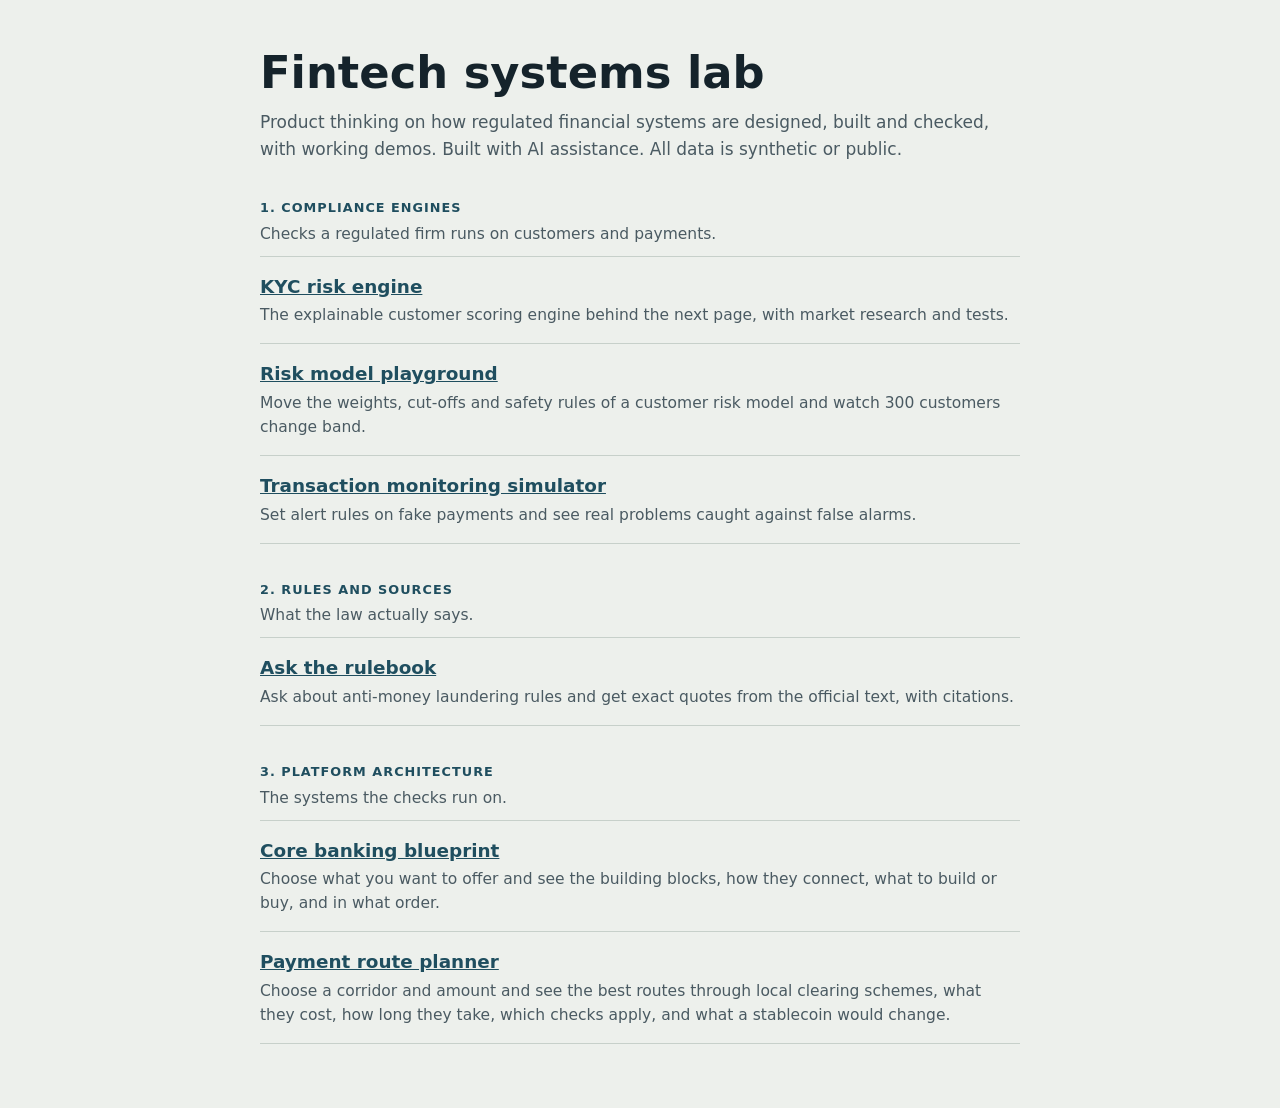
<file: index.html>
<!doctype html>
<html lang="en">
<head>
  <meta charset="utf-8">
  <meta name="viewport" content="width=device-width, initial-scale=1">
  <title>Fintech systems lab</title>
  <meta name="description" content="Product thinking on how regulated financial systems are designed, built and checked, with working demos on synthetic data.">
  <style>
    :root { --paper:#edf0ec; --ink:#15232b; --soft:#4a5a62; --accent:#1f4e5f; --rule:#c7d0ca; color-scheme: light dark; }
    @media (prefers-color-scheme: dark) { :root { --paper:#0f1a20; --ink:#e6ede9; --soft:#a5b4ba; --accent:#7fc4d8; --rule:#2c3f48; } }
    body { margin:0; background:var(--paper); color:var(--ink); font:1.0625rem/1.55 "Segoe UI", system-ui, sans-serif; }
    main { max-width: 760px; margin: 0 auto; padding: 48px 24px 64px; }
    h1 { font-size: clamp(2rem, 5vw, 2.8rem); line-height: 1.1; margin: 0 0 12px; }
    p { color: var(--soft); margin: 0 0 24px; }
    a { color: var(--accent); }
    ul { list-style: none; padding: 0; margin: 0; }
    li { border-top: 1px solid var(--rule); padding: 16px 0; }
    li:last-child { border-bottom: 1px solid var(--rule); }
    li a { font-weight: 700; font-size: 1.15rem; }
    h2 { font-size: 0.8rem; letter-spacing: .08em; text-transform: uppercase; color: var(--accent); margin: 36px 0 4px; }
    h2 + .sub { margin: 0 0 10px; font-size: 0.97rem; }
    li span { display: block; color: var(--soft); font-size: 0.97rem; margin-top: 2px; }
  </style>
</head>
<body>
  <main>
    <h1>Fintech systems lab</h1>
    <p>Product thinking on how regulated financial systems are designed, built and checked, with working demos. Built with AI assistance. All data is synthetic or public.</p>

    <h2>1. Compliance engines</h2>
    <p class="sub">Checks a regulated firm runs on customers and payments.</p>
    <ul>
      <li><a href="kyc-risk-engine/">KYC risk engine</a><span>The explainable customer scoring engine behind the next page, with market research and tests.</span></li>
      <li><a href="risk-model-playground/">Risk model playground</a><span>Move the weights, cut-offs and safety rules of a customer risk model and watch 300 customers change band.</span></li>
      <li><a href="transaction-monitoring-simulator/">Transaction monitoring simulator</a><span>Set alert rules on fake payments and see real problems caught against false alarms.</span></li>
    </ul>

    <h2>2. Rules and sources</h2>
    <p class="sub">What the law actually says.</p>
    <ul>
      <li><a href="ask-the-rulebook/">Ask the rulebook</a><span>Ask about anti-money laundering rules and get exact quotes from the official text, with citations.</span></li>
    </ul>

    <h2>3. Platform architecture</h2>
    <p class="sub">The systems the checks run on.</p>
    <ul>
      <li><a href="core-banking-blueprint/">Core banking blueprint</a><span>Choose what you want to offer and see the building blocks, how they connect, what to build or buy, and in what order.</span></li>
      <li><a href="payment-route-planner/">Payment route planner</a><span>Choose a corridor and amount and see the best routes through local clearing schemes, what they cost, how long they take, which checks apply, and what a stablecoin would change.</span></li>
    </ul>
  </main>
</body>
</html>
</file>
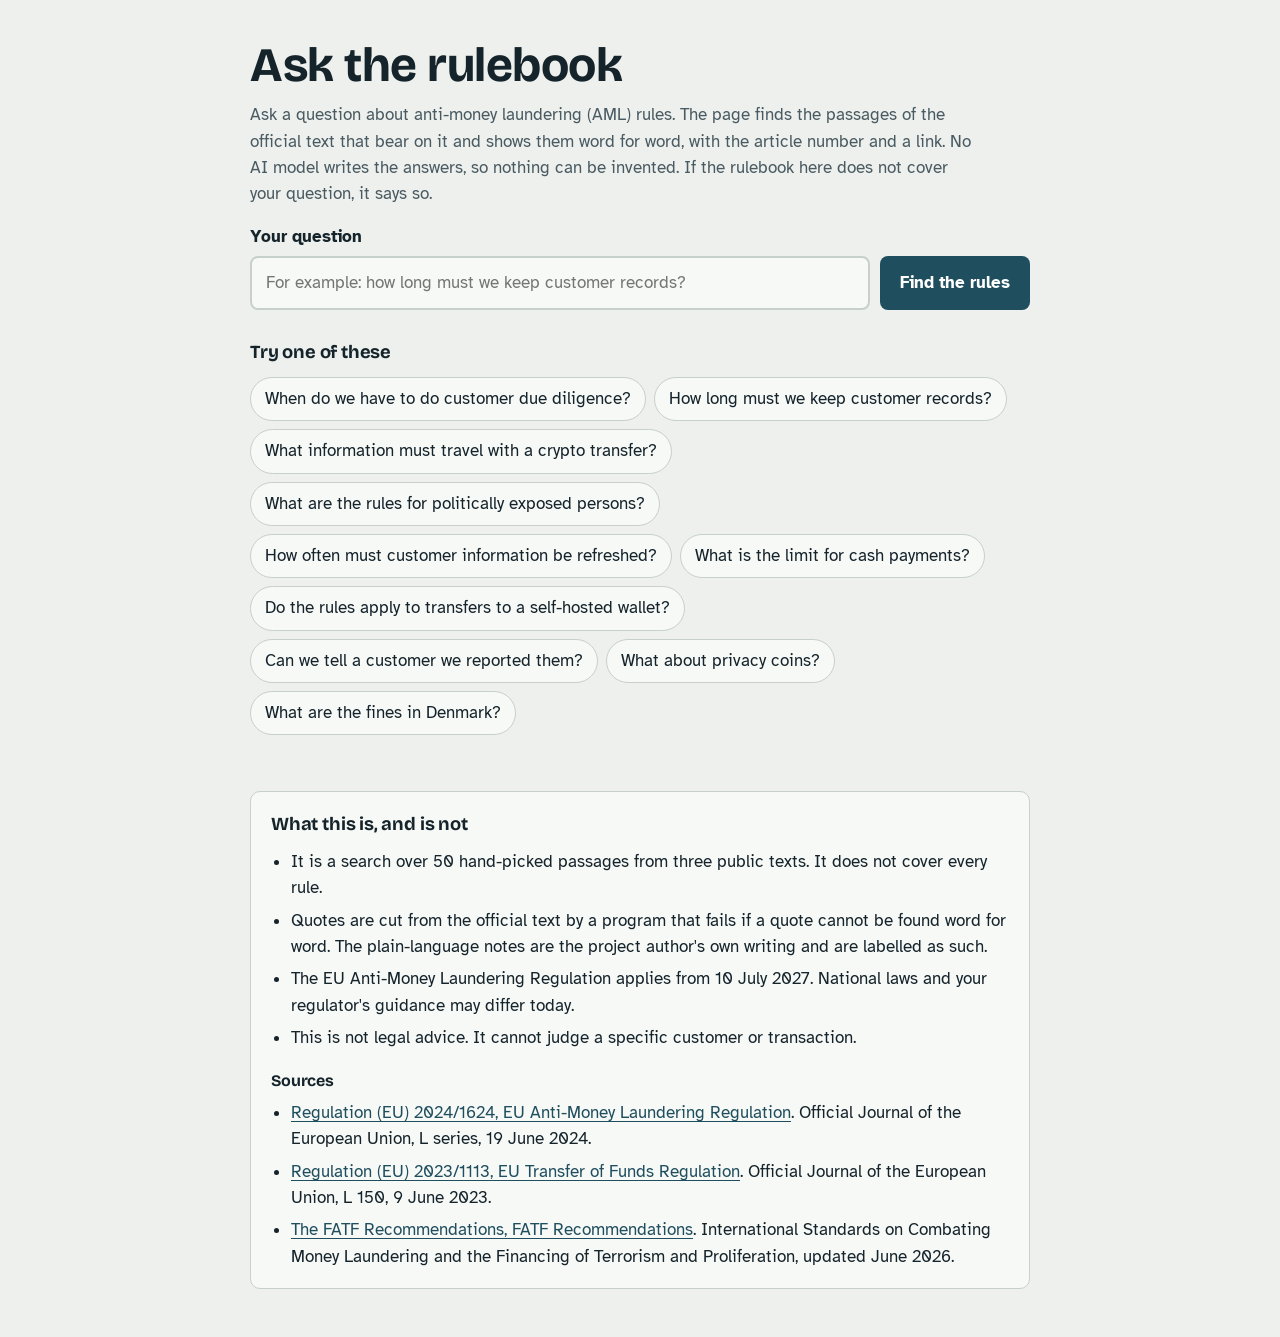
<file: ask-the-rulebook/index.html>
<!doctype html>
<html lang="en">
<head>
  <meta charset="utf-8">
  <meta name="viewport" content="width=device-width, initial-scale=1">
  <title>Ask the rulebook</title>
  <meta name="description" content="Ask a question about EU and international anti-money laundering rules. Every answer is an exact quote from the official text, with a citation and a link. No AI writes the answers.">
  <link rel="preconnect" href="https://fonts.googleapis.com">
  <link rel="preconnect" href="https://fonts.gstatic.com" crossorigin>
  <link rel="stylesheet" href="https://fonts.googleapis.com/css2?family=Atkinson+Hyperlegible:wght@400;700&family=Bricolage+Grotesque:opsz,wght@12..96,500;12..96,700&display=swap">
  <link rel="stylesheet" href="styles.css">
</head>
<body>
  <a class="skip" href="#ask">Skip to the question box</a>

  <header class="masthead">
    <h1>Ask the rulebook</h1>
    <p>Ask a question about anti-money laundering (AML) rules. The page finds the passages of the official text that bear on it and shows them word for word, with the article number and a link. No AI model writes the answers, so nothing can be invented. If the rulebook here does not cover your question, it says so.</p>
  </header>

  <main class="wrap">
    <form id="ask" class="ask" role="search" autocomplete="off">
      <label for="q">Your question</label>
      <div class="ask-row">
        <input id="q" type="text" maxlength="200" placeholder="For example: how long must we keep customer records?">
        <button type="submit">Find the rules</button>
      </div>
    </form>

    <section aria-label="Suggested questions">
      <h2>Try one of these</h2>
      <div id="suggestions" class="chips"></div>
    </section>

    <section id="out" class="out" aria-live="polite" aria-label="Answer"></section>

    <section class="about" aria-label="About this page">
      <h2>What this is, and is not</h2>
      <ul>
        <li>It is a search over <span id="count"></span> hand-picked passages from three public texts. It does not cover every rule.</li>
        <li>Quotes are cut from the official text by a program that fails if a quote cannot be found word for word. The plain-language notes are the project author's own writing and are labelled as such.</li>
        <li>The EU Anti-Money Laundering Regulation applies from 10 July 2027. National laws and your regulator's guidance may differ today.</li>
        <li>This is not legal advice. It cannot judge a specific customer or transaction.</li>
      </ul>
      <h3>Sources</h3>
      <ul id="sources"></ul>
    </section>
  </main>

  <script src="library.js"></script>
  <script src="rulebook.js"></script>
  <script src="app.js"></script>
</body>
</html>
</file>
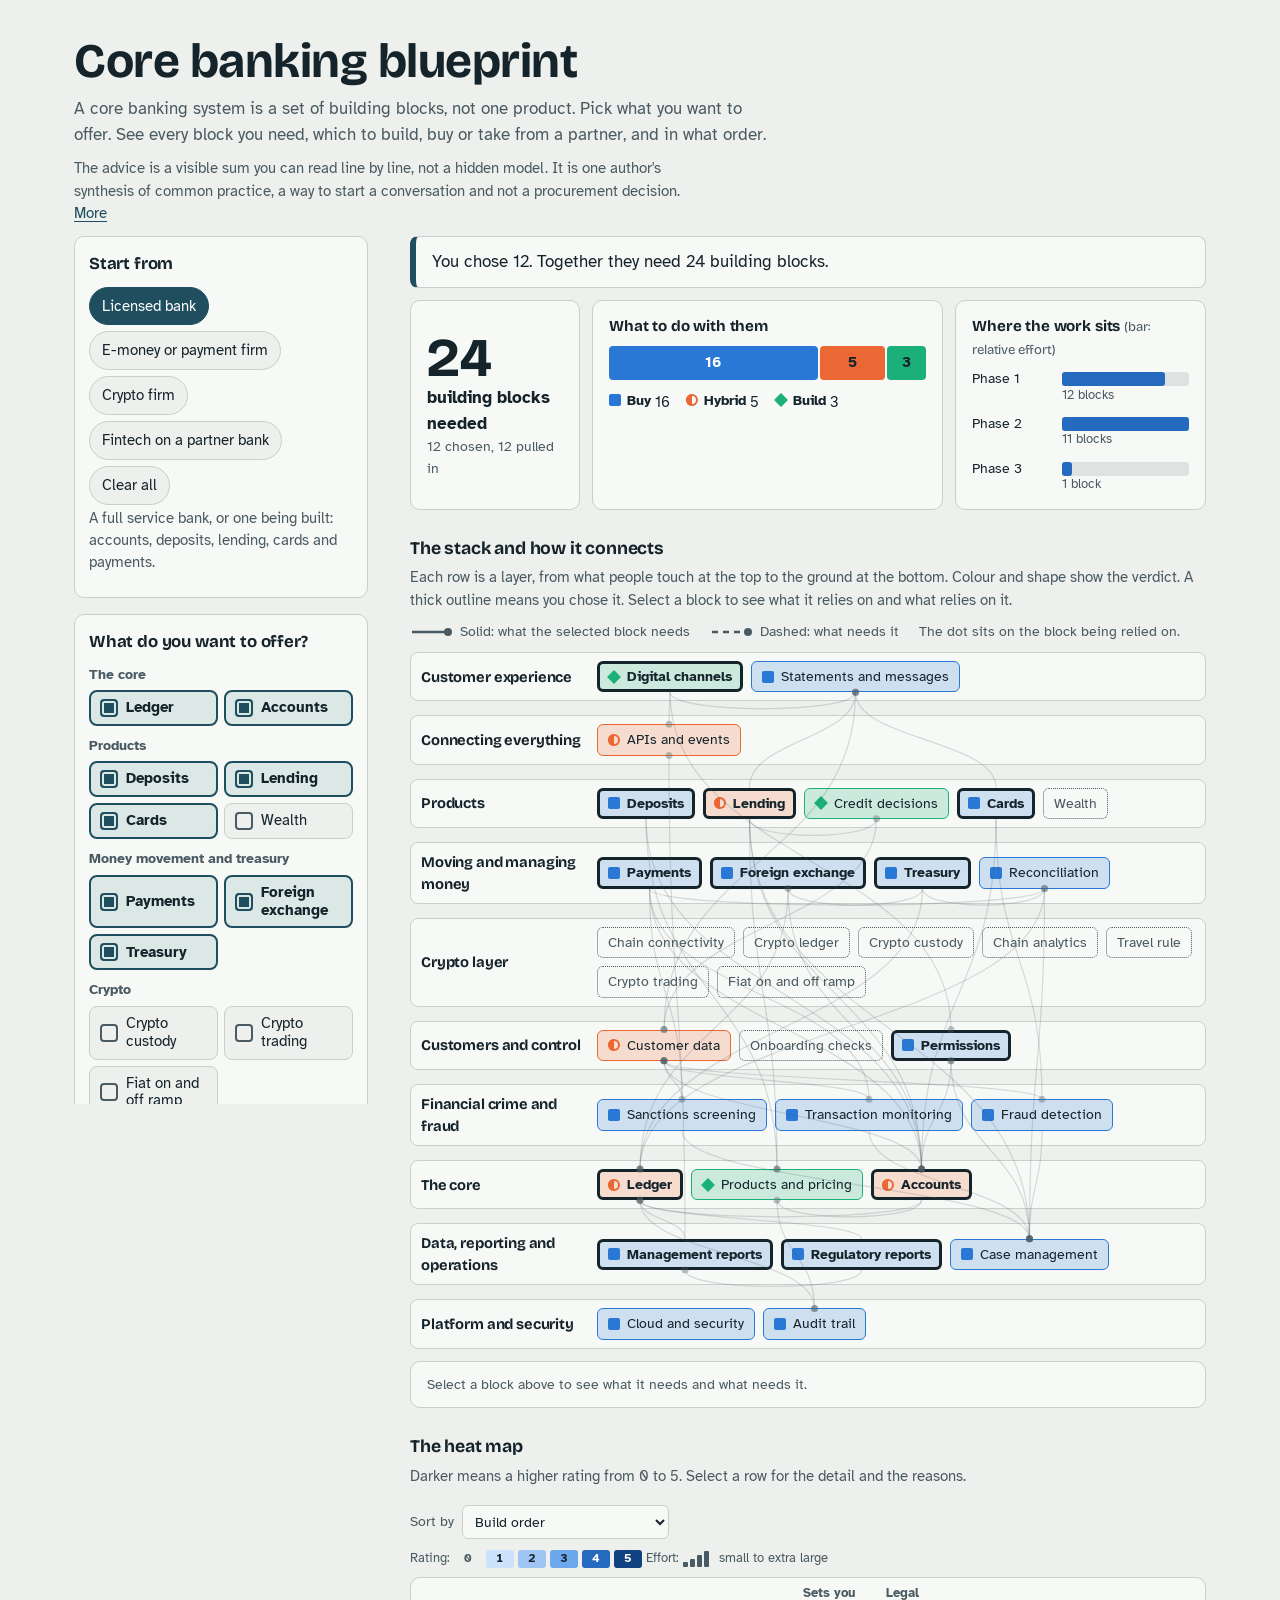
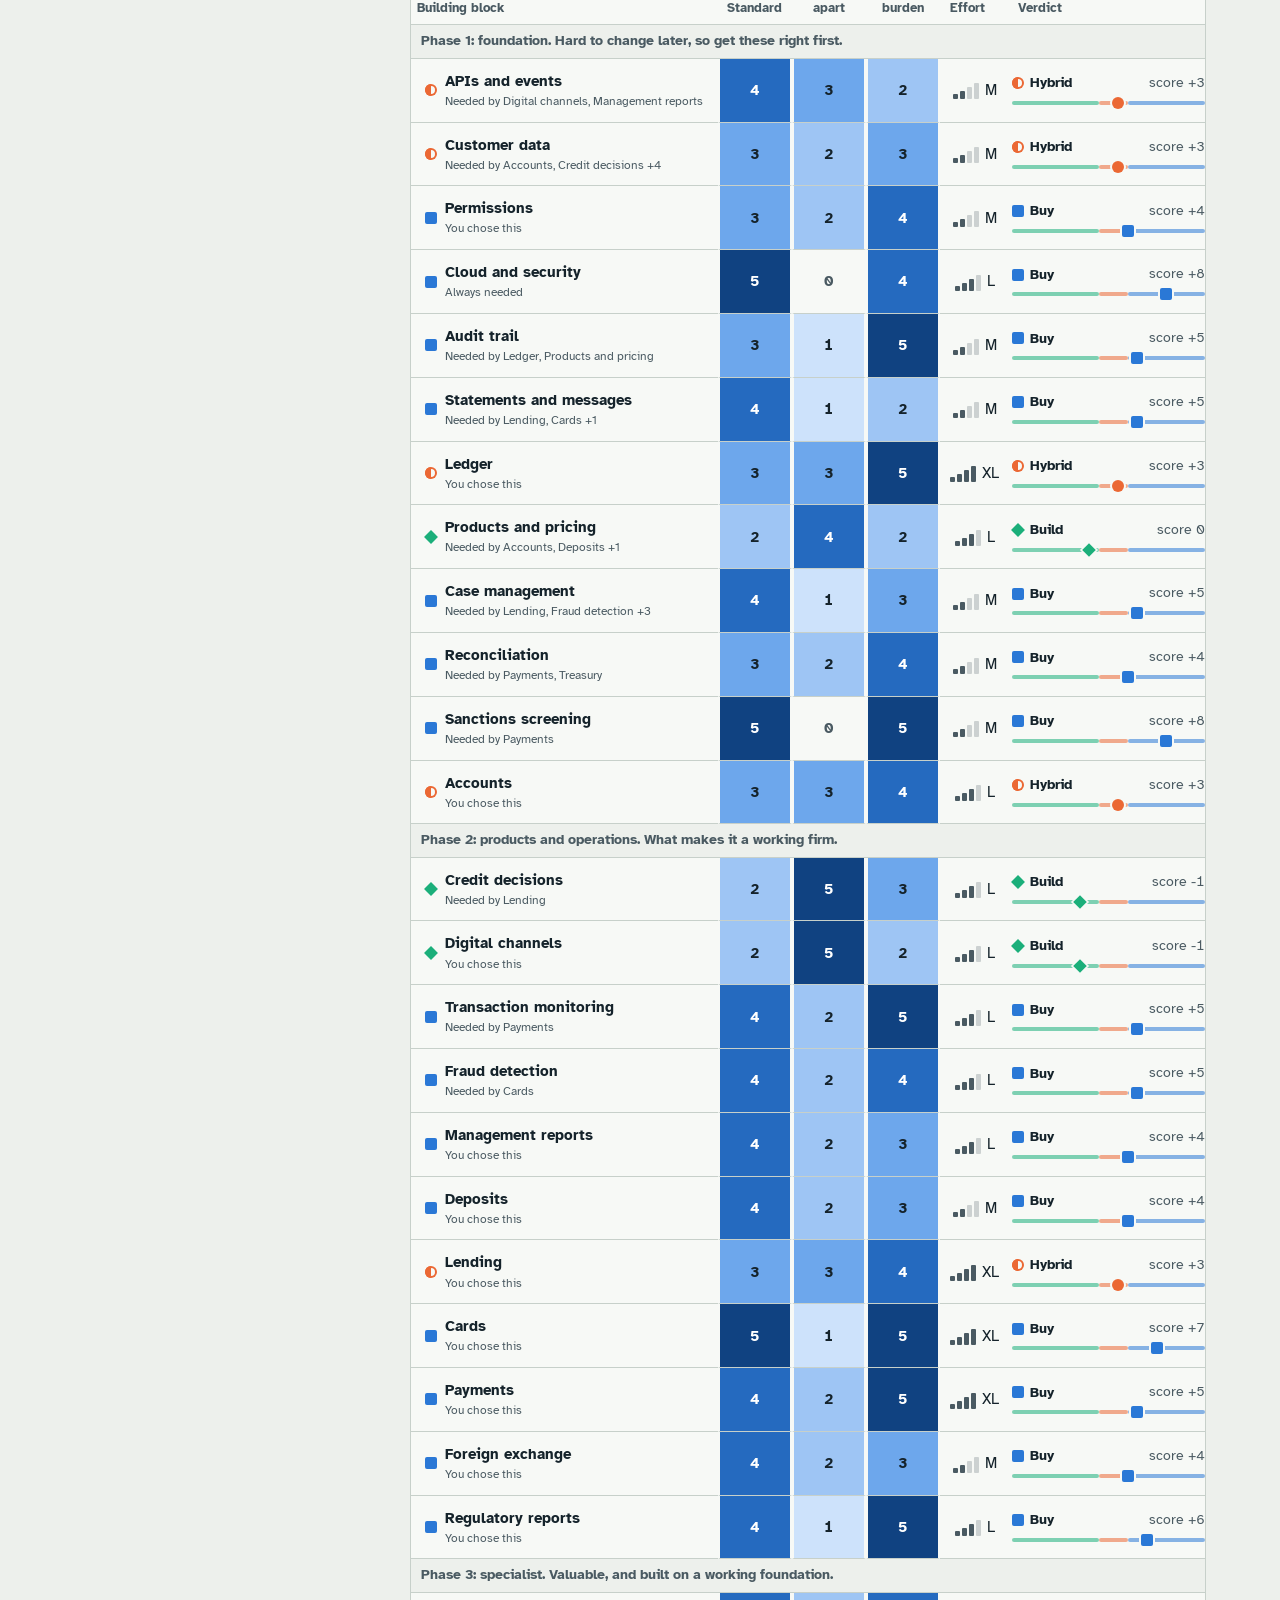
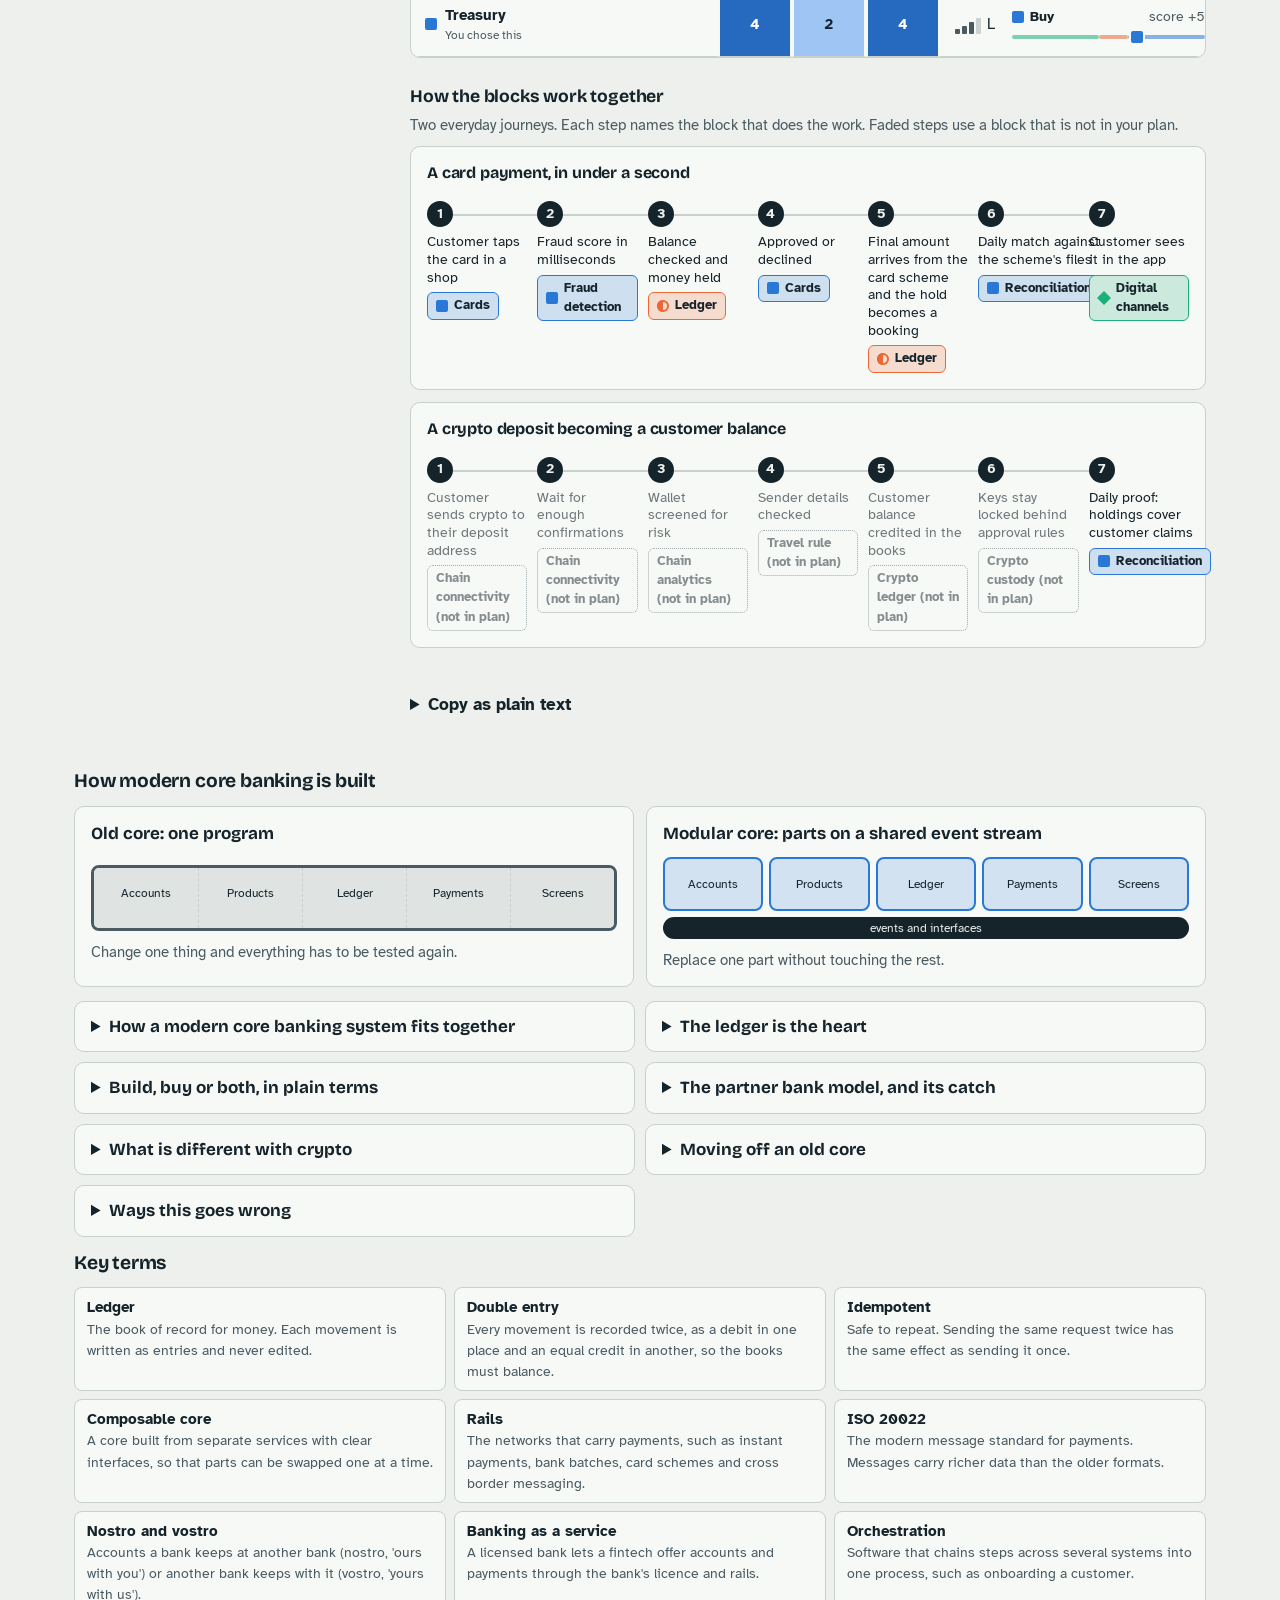
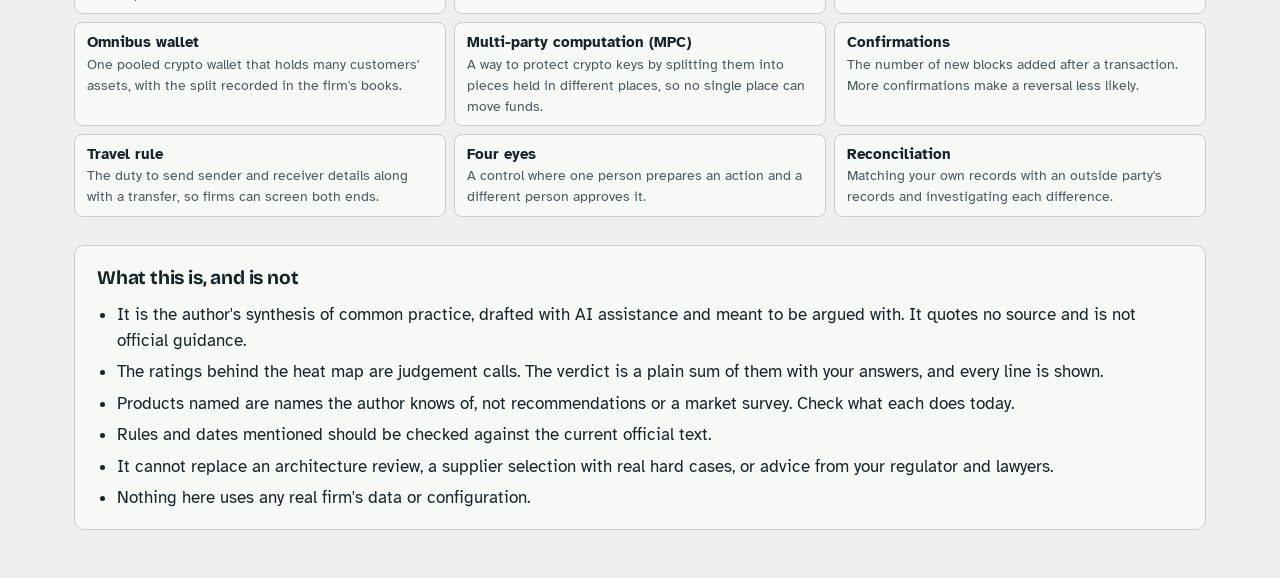
<file: core-banking-blueprint/index.html>
<!doctype html>
<html lang="en">
<head>
  <meta charset="utf-8">
  <meta name="viewport" content="width=device-width, initial-scale=1">
  <title>Core banking blueprint</title>
  <meta name="description" content="Choose what you want to offer, such as accounts, a ledger, loans, cards, payments or crypto custody, and see the building blocks you need as a stack and a heat map, which to build or buy, and in what order.">
  <link rel="preconnect" href="https://fonts.googleapis.com">
  <link rel="preconnect" href="https://fonts.gstatic.com" crossorigin>
  <link rel="stylesheet" href="https://fonts.googleapis.com/css2?family=Atkinson+Hyperlegible:wght@400;700&family=Bricolage+Grotesque:opsz,wght@12..96,500;12..96,700&display=swap">
  <link rel="stylesheet" href="styles.css">
</head>
<body>
  <a class="skip" href="#results-heading">Skip to the results</a>

  <header class="masthead">
    <h1>Core banking blueprint</h1>
    <p>A core banking system is a set of building blocks, not one product. Pick what you want to offer. See every block you need, which to build, buy or take from a partner, and in what order.</p>
    <p class="how">The advice is a visible sum you can read line by line, not a hidden model. It is one author's synthesis of common practice, a way to start a conversation and not a procurement decision. <a href="#about">More</a></p>
  </header>

  <div class="layout">
    <aside class="controls" aria-label="Your choices">
      <section class="group">
        <h2>Start from</h2>
        <div id="presets" class="presets"></div>
        <p id="preset-note" class="hint"></p>
      </section>
      <section class="group">
        <h2>What do you want to offer?</h2>
        <div id="wants"></div>
      </section>
      <section class="group">
        <h2>Your situation</h2>
        <div id="situation"></div>
      </section>
    </aside>

    <main class="results">
      <h2 id="results-heading" class="sr-only">Results</h2>

      <section class="summary" aria-label="Summary">
        <p id="headline" class="headline" aria-live="polite"></p>
        <div class="kpis">
          <div class="kpi hero">
            <span id="kpi-total" class="big">0</span>
            <span class="kpi-label">building blocks needed</span>
            <span id="kpi-chosen" class="kpi-sub"></span>
          </div>
          <div class="kpi">
            <h3>What to do with them</h3>
            <div id="verdict-bar" class="vbar" role="img"></div>
            <ul id="verdict-legend" class="vlegend"></ul>
          </div>
          <div class="kpi">
            <h3>Where the work sits <span class="note">(bar: relative effort)</span></h3>
            <div id="phase-bars" class="pbars"></div>
          </div>
        </div>
      </section>

      <section aria-label="The stack and how it connects">
        <h3>The stack and how it connects</h3>
        <p class="hint">Each row is a layer, from what people touch at the top to the ground at the bottom. Colour and shape show the verdict. A thick outline means you chose it. Select a block to see what it relies on and what relies on it.</p>
        <div class="edge-legend" id="edge-legend"></div>
        <div id="map" class="map"></div>
        <div id="sel" class="sel" aria-live="polite"></div>
      </section>

      <section aria-label="Heat map">
        <div class="heat-head">
          <div>
            <h3>The heat map</h3>
            <p class="hint">Darker means a higher rating from 0 to 5. Select a row for the detail and the reasons.</p>
          </div>
          <label class="sortbox">Sort by
            <select id="sort">
              <option value="phase">Build order</option>
              <option value="verdict">Most to buy first</option>
              <option value="apart">Most likely to set you apart</option>
              <option value="legal">Heaviest legal burden</option>
            </select>
          </label>
        </div>
        <div class="ramp-legend" id="ramp-legend"></div>
        <div class="scroll"><table id="heat" class="heat"></table></div>
      </section>

      <section aria-label="Walk throughs">
        <h3>How the blocks work together</h3>
        <p class="hint">Two everyday journeys. Each step names the block that does the work. Faded steps use a block that is not in your plan.</p>
        <div id="flows"></div>
      </section>

      <section aria-label="Plain text version">
        <details class="export">
          <summary>Copy as plain text</summary>
          <textarea id="export" readonly rows="14" aria-label="Plain text version of your plan"></textarea>
          <p><button id="copy" type="button">Copy</button> <span id="copy-status" role="status"></span></p>
        </details>
      </section>
    </main>
  </div>

  <section class="notes wrapper" aria-label="Market practice notes">
    <h2>How modern core banking is built</h2>
    <div class="vs" aria-label="An old core compared with a modular core">
      <figure class="vs-card">
        <figcaption>Old core: one program</figcaption>
        <div class="mono"><span>Accounts</span><span>Products</span><span>Ledger</span><span>Payments</span><span>Screens</span></div>
        <p>Change one thing and everything has to be tested again.</p>
      </figure>
      <figure class="vs-card">
        <figcaption>Modular core: parts on a shared event stream</figcaption>
        <div class="mod">
          <span>Accounts</span><span>Products</span><span>Ledger</span><span>Payments</span><span>Screens</span>
          <i class="bus">events and interfaces</i>
        </div>
        <p>Replace one part without touching the rest.</p>
      </figure>
    </div>
    <div id="notes" class="note-grid"></div>
    <h2>Key terms</h2>
    <dl id="glossary" class="glossary"></dl>
  </section>

  <section id="about" class="about wrapper" aria-label="About this page">
    <h2>What this is, and is not</h2>
    <ul>
      <li>It is the author's synthesis of common practice, drafted with AI assistance and meant to be argued with. It quotes no source and is not official guidance.</li>
      <li>The ratings behind the heat map are judgement calls. The verdict is a plain sum of them with your answers, and every line is shown.</li>
      <li>Products named are names the author knows of, not recommendations or a market survey. Check what each does today.</li>
      <li>Rules and dates mentioned should be checked against the current official text.</li>
      <li>It cannot replace an architecture review, a supplier selection with real hard cases, or advice from your regulator and lawyers.</li>
      <li>Nothing here uses any real firm's data or configuration.</li>
    </ul>
  </section>

  <div id="tip" class="tip" role="tooltip" hidden></div>

  <script src="catalog.js"></script>
  <script src="planner.js"></script>
  <script src="app.js"></script>
</body>
</html>
</file>
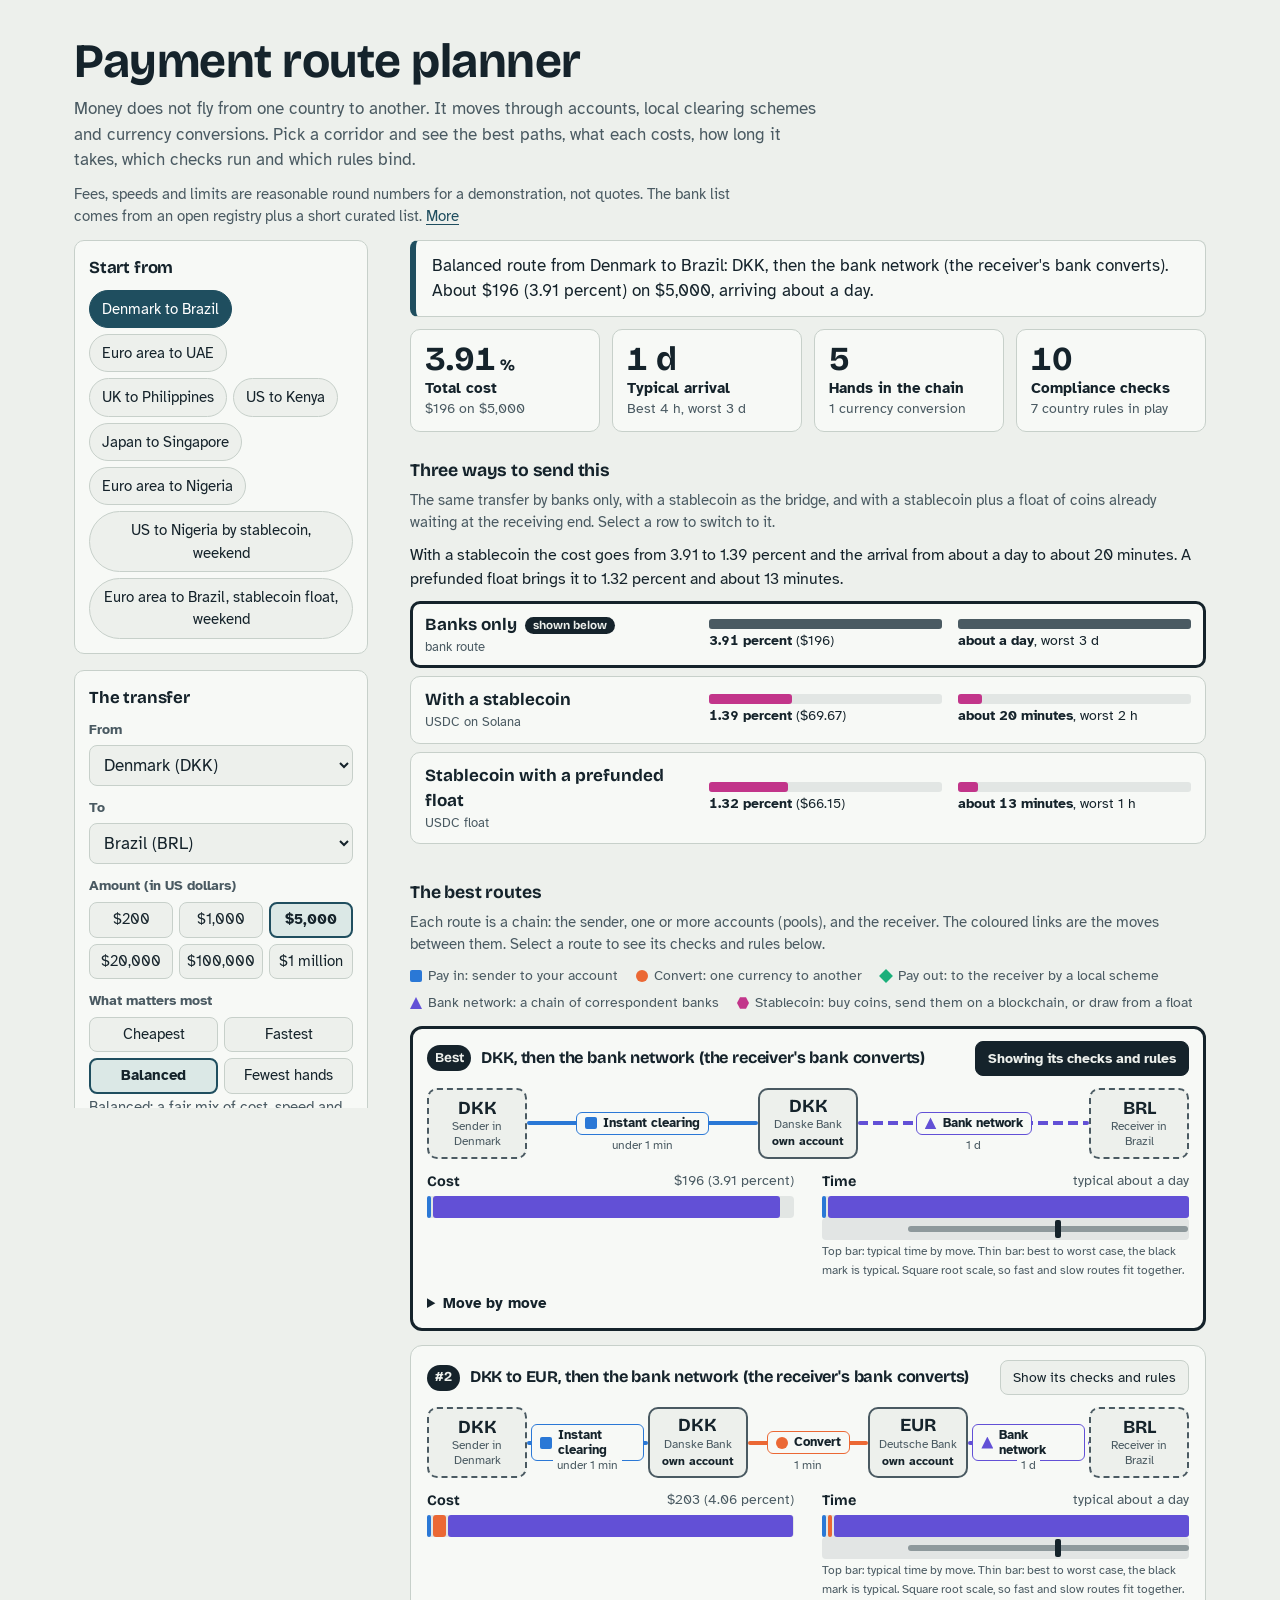
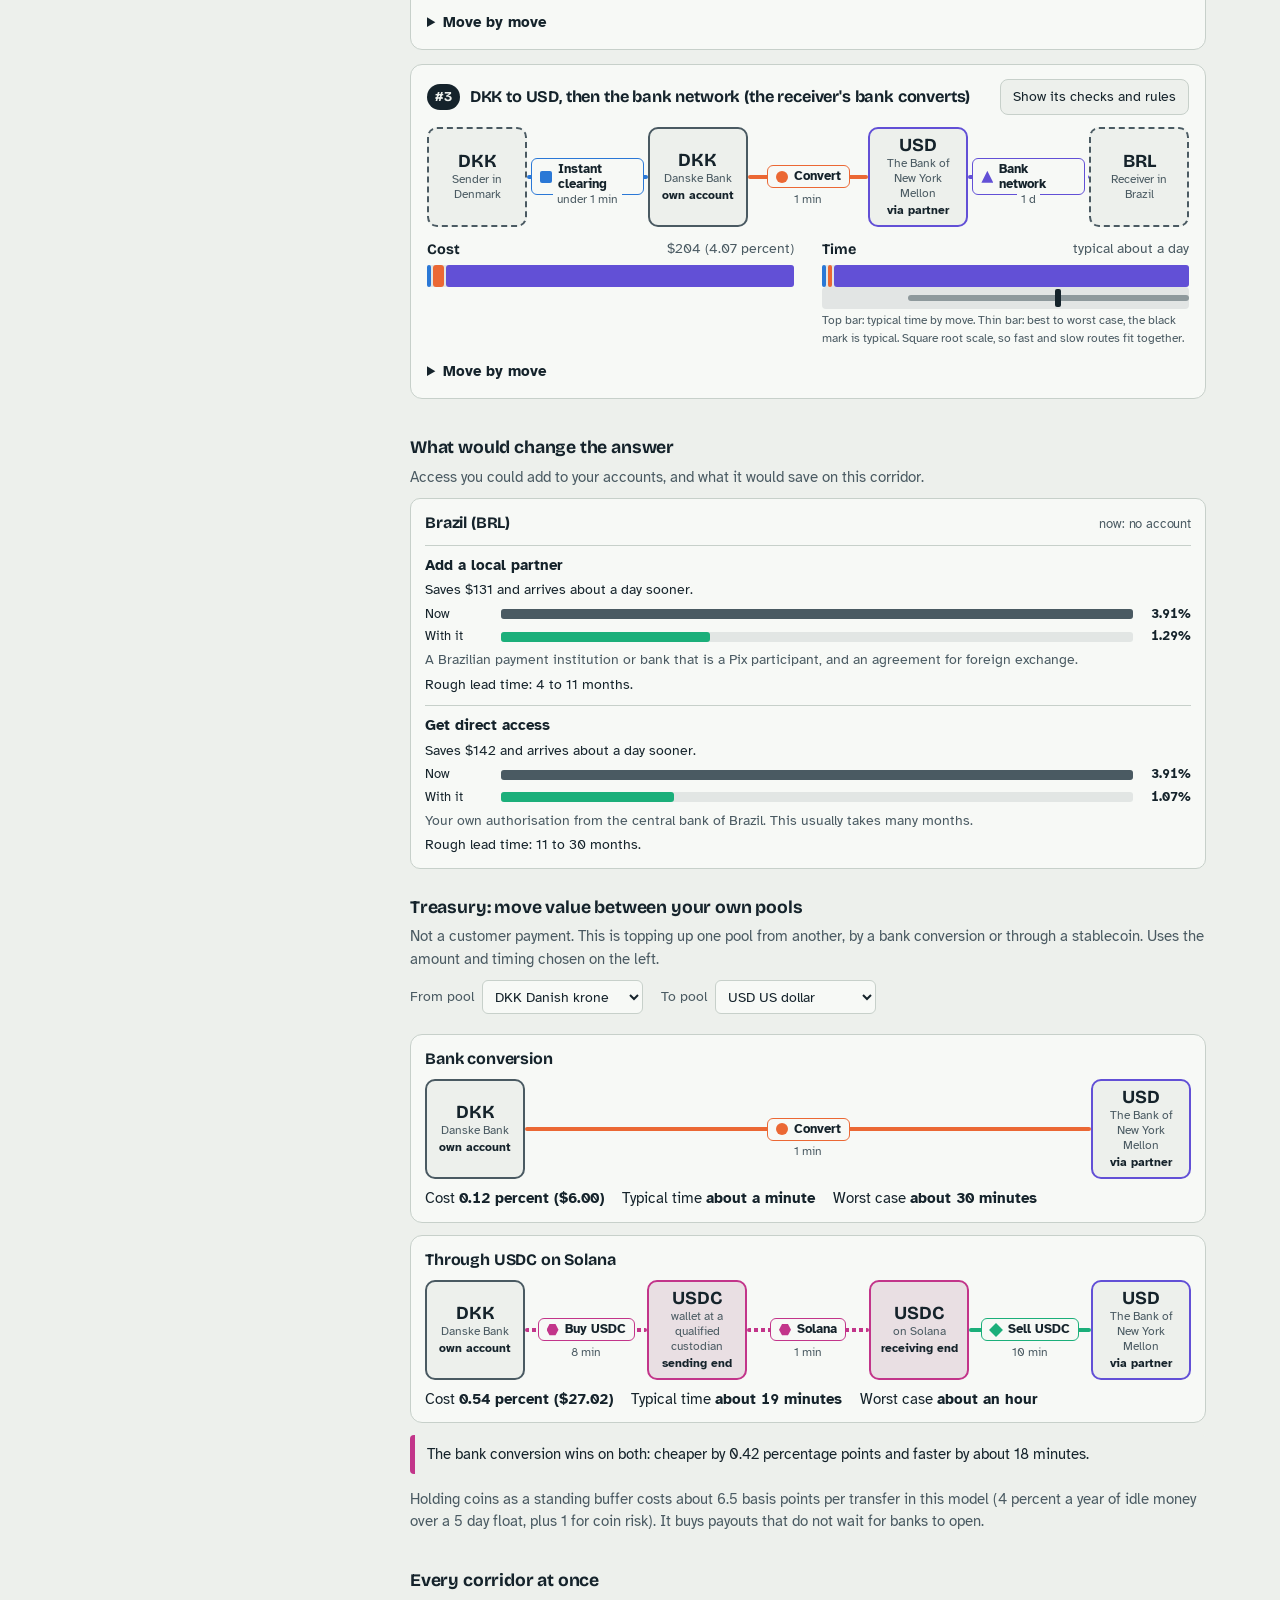
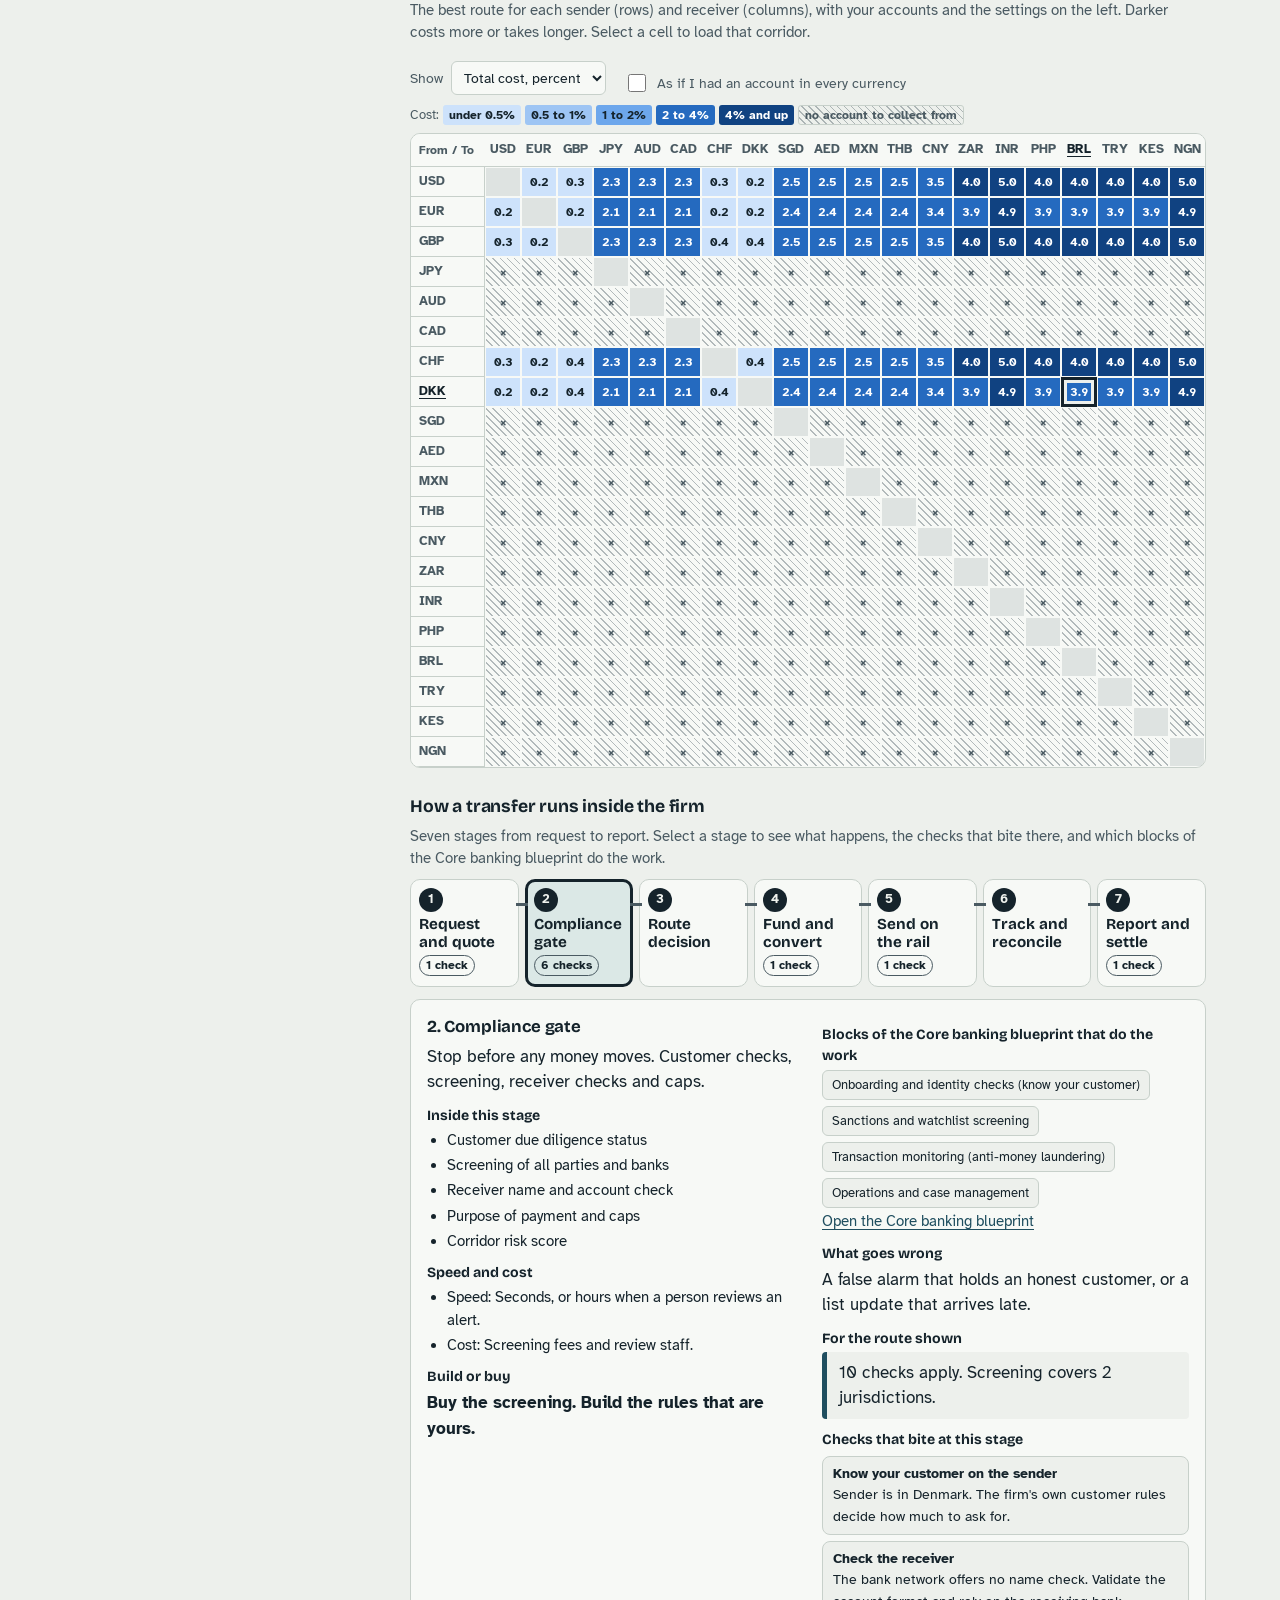
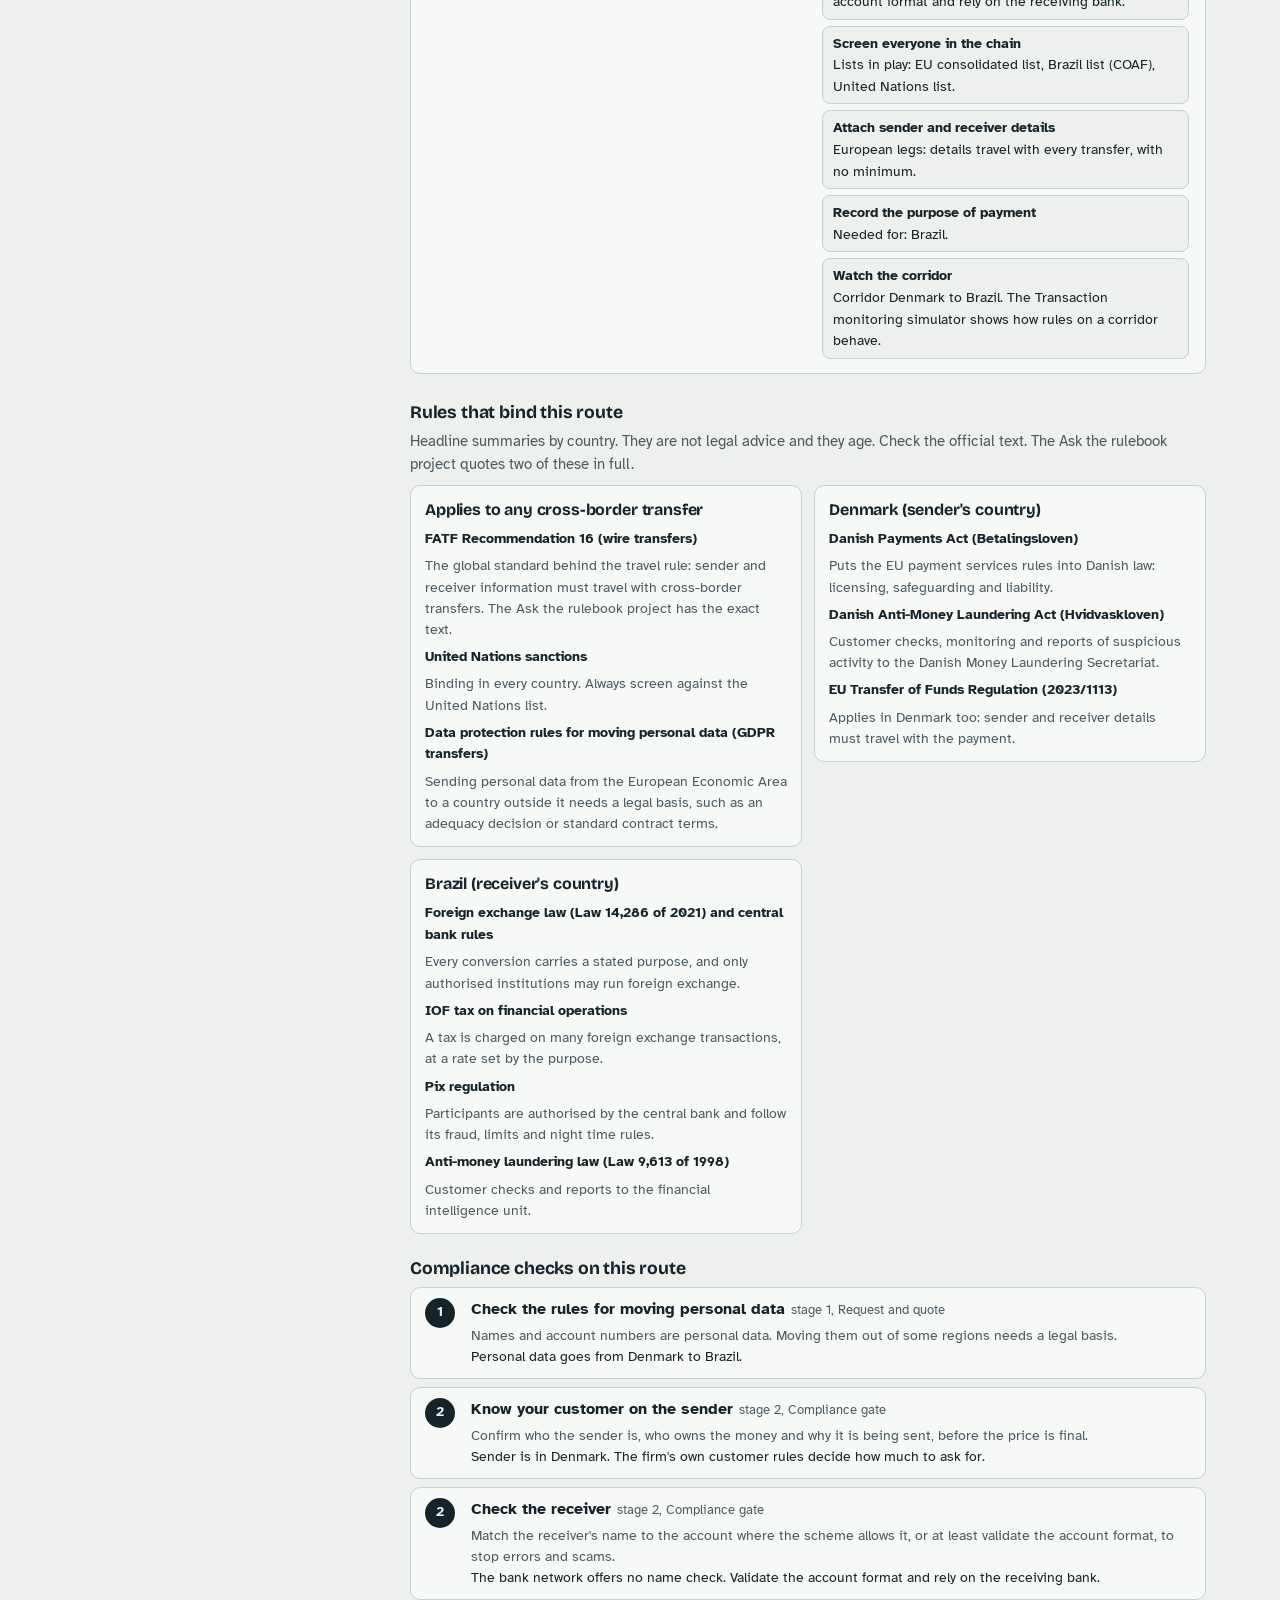
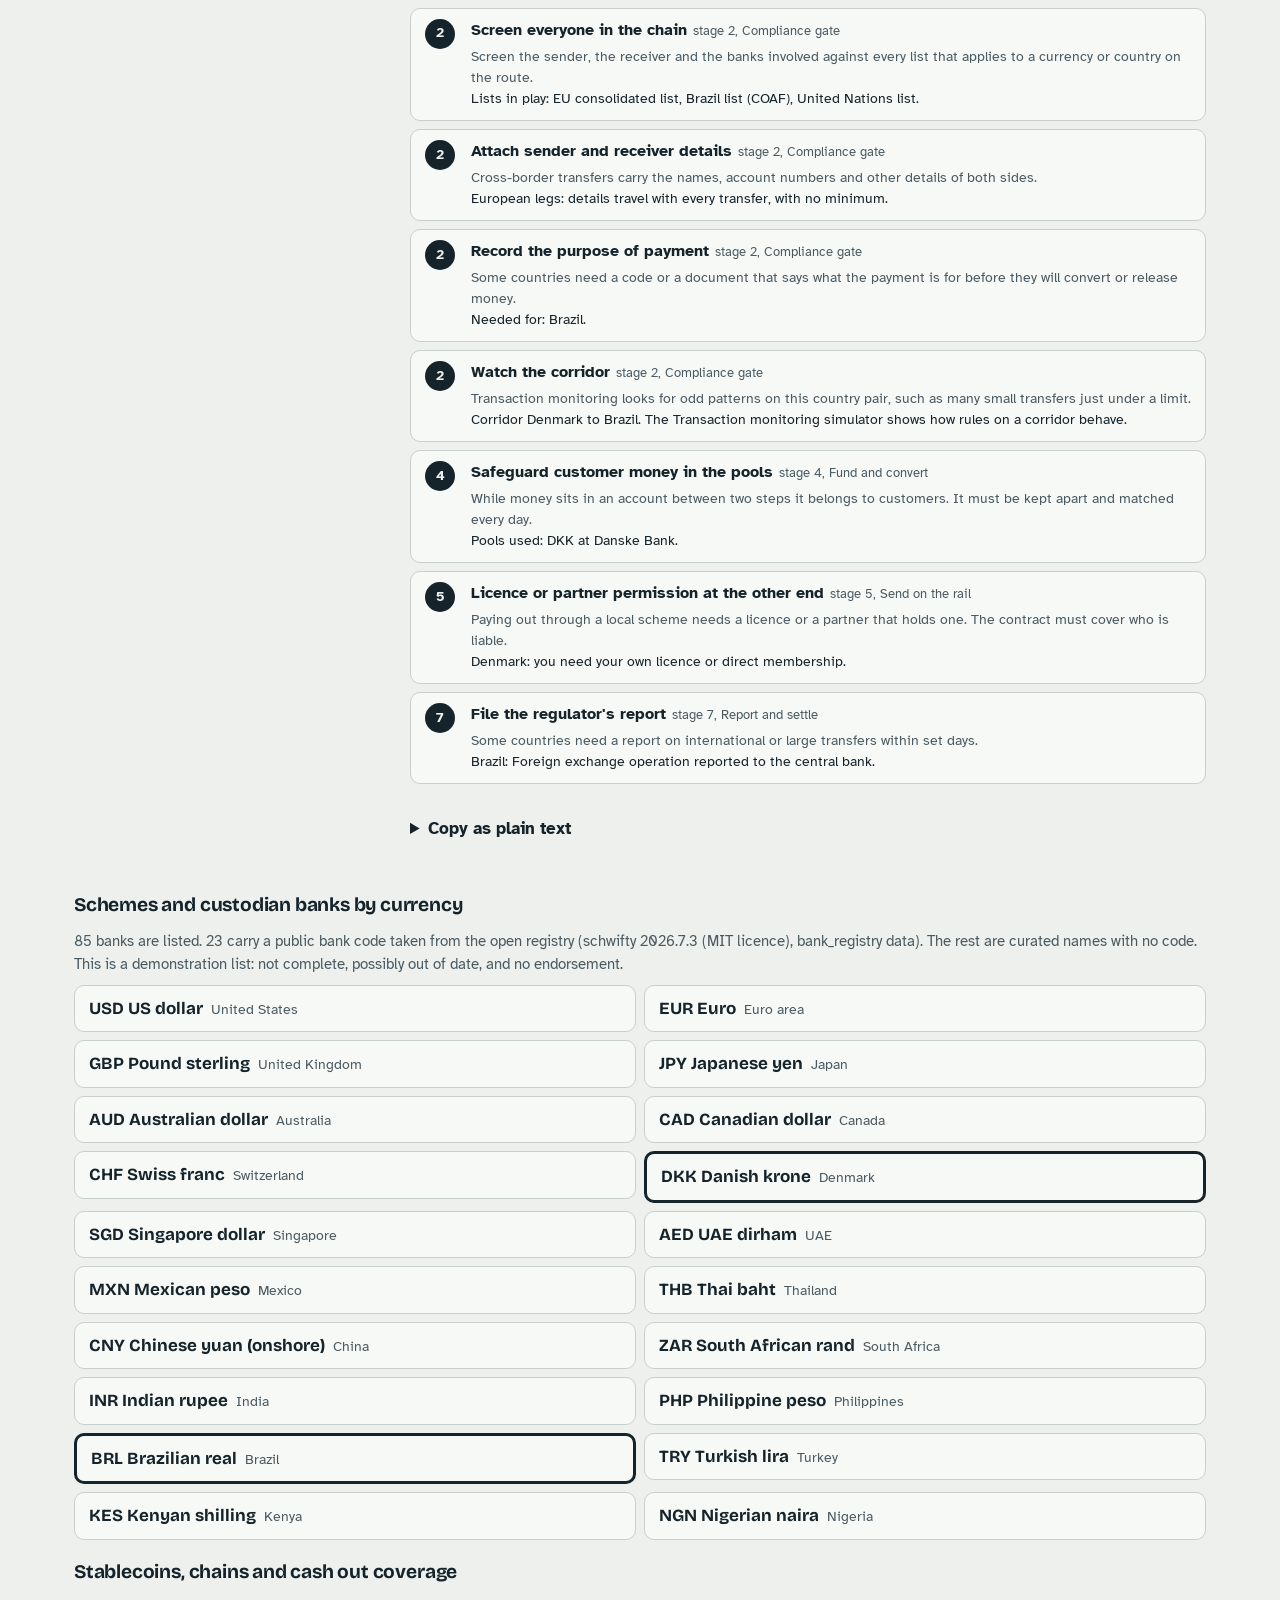
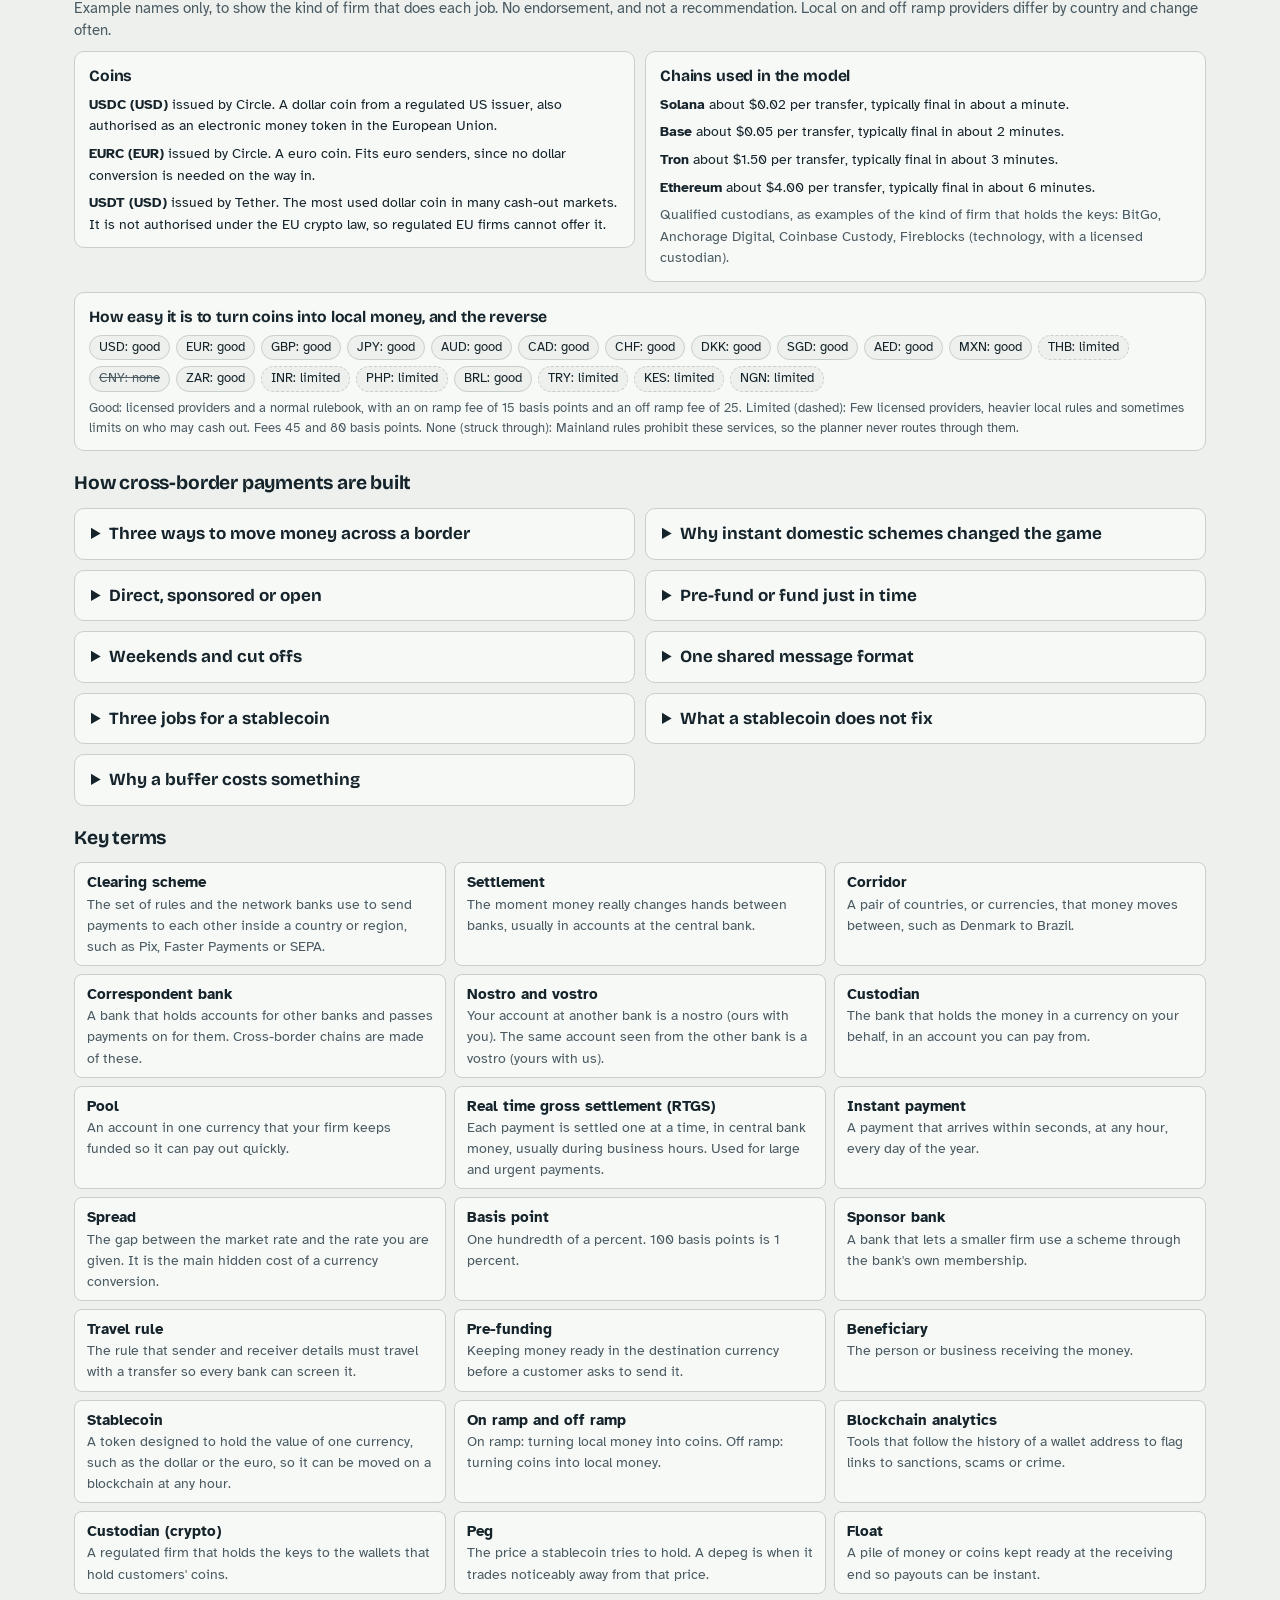
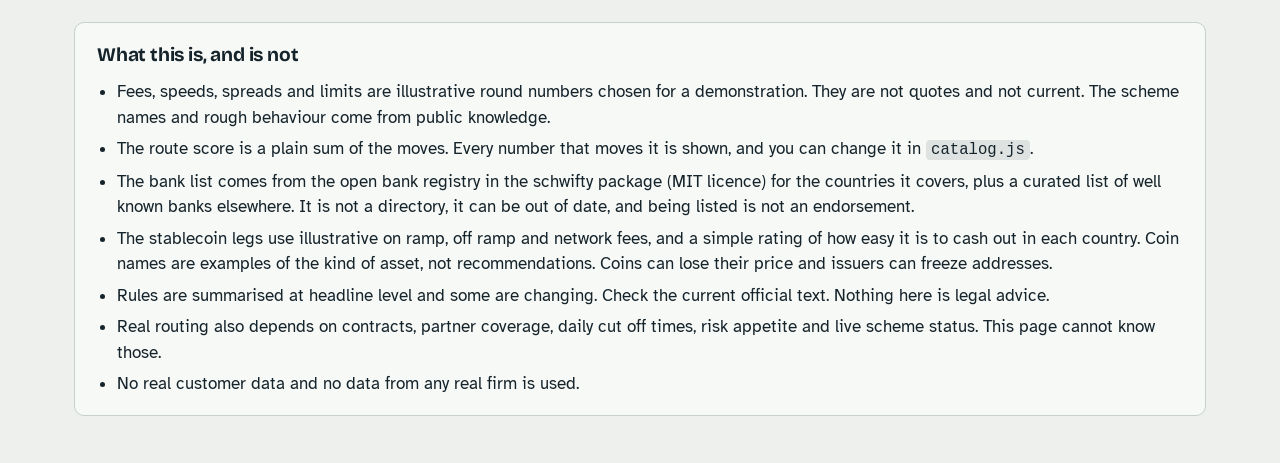
<file: payment-route-planner/index.html>
<!doctype html>
<html lang="en">
<head>
  <meta charset="utf-8">
  <meta name="viewport" content="width=device-width, initial-scale=1">
  <title>Payment route planner</title>
  <meta name="description" content="Pick a sender country, a receiver country, an amount and what matters most. See the shortest paths through local clearing schemes, custodian banks, currency conversions and stablecoins, with cost, speed, the compliance checks and the rules that bind each route.">
  <link rel="preconnect" href="https://fonts.googleapis.com">
  <link rel="preconnect" href="https://fonts.gstatic.com" crossorigin>
  <link rel="stylesheet" href="https://fonts.googleapis.com/css2?family=Atkinson+Hyperlegible:wght@400;700&family=Bricolage+Grotesque:opsz,wght@12..96,500;12..96,700&display=swap">
  <link rel="stylesheet" href="styles.css">
</head>
<body>
  <a class="skip" href="#results-heading">Skip to the results</a>

  <header class="masthead">
    <h1>Payment route planner</h1>
    <p>Money does not fly from one country to another. It moves through accounts, local clearing schemes and currency conversions. Pick a corridor and see the best paths, what each costs, how long it takes, which checks run and which rules bind.</p>
    <p class="how">Fees, speeds and limits are reasonable round numbers for a demonstration, not quotes. The bank list comes from an open registry plus a short curated list. <a href="#about">More</a></p>
  </header>

  <div class="layout">
    <aside class="controls" aria-label="Your choices">
      <section class="group">
        <h2>Start from</h2>
        <div id="corridors" class="presets"></div>
      </section>
      <section class="group">
        <h2>The transfer</h2>
        <div id="transfer"></div>
      </section>
      <section class="group">
        <h2>Stablecoin</h2>
        <p class="hint">A token that holds one currency's value and moves on a blockchain at any hour. Try it as a bridge between two local schemes, with or without a float already sitting at the receiving end.</p>
        <div id="stable"></div>
      </section>
      <section class="group">
        <h2>Your accounts</h2>
        <p class="hint">Which currencies your firm can hold, and how it reaches each local scheme.</p>
        <div id="footprints" class="presets"></div>
        <p id="footprint-note" class="hint"></p>
        <details class="edit-modes">
          <summary>Change accounts one by one</summary>
          <div id="modes"></div>
        </details>
      </section>
    </aside>

    <main class="results">
      <h2 id="results-heading" class="sr-only">Results</h2>

      <section class="summary" aria-label="Summary">
        <p id="headline" class="headline" aria-live="polite"></p>
        <div id="kpis" class="kpis"></div>
      </section>

      <section aria-label="Three ways to send this">
        <h3>Three ways to send this</h3>
        <p class="hint">The same transfer by banks only, with a stablecoin as the bridge, and with a stablecoin plus a float of coins already waiting at the receiving end. Select a row to switch to it.</p>
        <p id="ways-line" class="ways-line"></p>
        <div id="ways" class="ways"></div>
        <p id="ways-why" class="hint"></p>
      </section>

      <section aria-label="Routes">
        <h3>The best routes</h3>
        <p class="hint">Each route is a chain: the sender, one or more accounts (pools), and the receiver. The coloured links are the moves between them. Select a route to see its checks and rules below.</p>
        <div id="legend" class="legend"></div>
        <div id="routes" class="routes"></div>
        <div id="excluded" class="hint"></div>
      </section>

      <section aria-label="What would change the answer">
        <h3>What would change the answer</h3>
        <p class="hint">Access you could add to your accounts, and what it would save on this corridor.</p>
        <div id="acquire" class="acquire"></div>
      </section>

      <section aria-label="Treasury">
        <h3>Treasury: move value between your own pools</h3>
        <p class="hint">Not a customer payment. This is topping up one pool from another, by a bank conversion or through a stablecoin. Uses the amount and timing chosen on the left.</p>
        <div class="tr-ctl">
          <label class="sortbox">From pool <select id="sel-tf"></select></label>
          <label class="sortbox">To pool <select id="sel-tt"></select></label>
        </div>
        <div id="treasury" class="treasury"></div>
      </section>

      <section aria-label="Corridor heat map">
        <div class="heat-head">
          <div>
            <h3>Every corridor at once</h3>
            <p class="hint">The best route for each sender (rows) and receiver (columns), with your accounts and the settings on the left. Darker costs more or takes longer. Select a cell to load that corridor.</p>
          </div>
          <div class="heat-ctl">
            <label class="sortbox">Show
              <select id="metric">
                <option value="cost">Total cost, percent</option>
                <option value="time">Typical time</option>
              </select>
            </label>
            <label class="sortbox"><input type="checkbox" id="mx-all"> As if I had an account in every currency</label>
          </div>
        </div>
        <div class="ramp-legend" id="ramp-legend"></div>
        <div class="scroll"><table id="matrix" class="heat matrix"></table></div>
      </section>

      <section aria-label="Transfer flow blueprint">
        <h3>How a transfer runs inside the firm</h3>
        <p class="hint">Seven stages from request to report. Select a stage to see what happens, the checks that bite there, and which blocks of the Core banking blueprint do the work.</p>
        <div id="stages" class="stages"></div>
        <div id="stage-detail" class="stage-detail" aria-live="polite"></div>
      </section>

      <section aria-label="Rules and checks">
        <h3>Rules that bind this route</h3>
        <p class="hint">Headline summaries by country. They are not legal advice and they age. Check the official text. The Ask the rulebook project quotes two of these in full.</p>
        <div id="rules" class="rules"></div>
        <h3 class="spaced">Compliance checks on this route</h3>
        <div id="checks" class="checks"></div>
      </section>

      <section aria-label="Plain text version">
        <details class="export">
          <summary>Copy as plain text</summary>
          <textarea id="export" readonly rows="14" aria-label="Plain text version of the route"></textarea>
          <p><button id="copy" type="button">Copy</button> <span id="copy-status" role="status"></span></p>
        </details>
      </section>
    </main>
  </div>

  <section class="notes wrapper" aria-label="Reference">
    <h2>Schemes and custodian banks by currency</h2>
    <p class="hint" id="dir-hint"></p>
    <div id="directory" class="directory"></div>
    <h2>Stablecoins, chains and cash out coverage</h2>
    <p class="hint" id="stable-hint"></p>
    <div id="stable-ref" class="stable-ref"></div>
    <h2>How cross-border payments are built</h2>
    <div id="notes" class="note-grid"></div>
    <h2>Key terms</h2>
    <dl id="glossary" class="glossary"></dl>
  </section>

  <section id="about" class="about wrapper" aria-label="About this page">
    <h2>What this is, and is not</h2>
    <ul>
      <li>Fees, speeds, spreads and limits are illustrative round numbers chosen for a demonstration. They are not quotes and not current. The scheme names and rough behaviour come from public knowledge.</li>
      <li>The route score is a plain sum of the moves. Every number that moves it is shown, and you can change it in <code>catalog.js</code>.</li>
      <li>The bank list comes from the open bank registry in the schwifty package (MIT licence) for the countries it covers, plus a curated list of well known banks elsewhere. It is not a directory, it can be out of date, and being listed is not an endorsement.</li>
      <li>The stablecoin legs use illustrative on ramp, off ramp and network fees, and a simple rating of how easy it is to cash out in each country. Coin names are examples of the kind of asset, not recommendations. Coins can lose their price and issuers can freeze addresses.</li>
      <li>Rules are summarised at headline level and some are changing. Check the current official text. Nothing here is legal advice.</li>
      <li>Real routing also depends on contracts, partner coverage, daily cut off times, risk appetite and live scheme status. This page cannot know those.</li>
      <li>No real customer data and no data from any real firm is used.</li>
    </ul>
  </section>

  <div id="tip" class="tip" role="tooltip" hidden></div>

  <script src="catalog.js"></script>
  <script src="banks.js"></script>
  <script src="router.js"></script>
  <script src="app.js"></script>
</body>
</html>
</file>
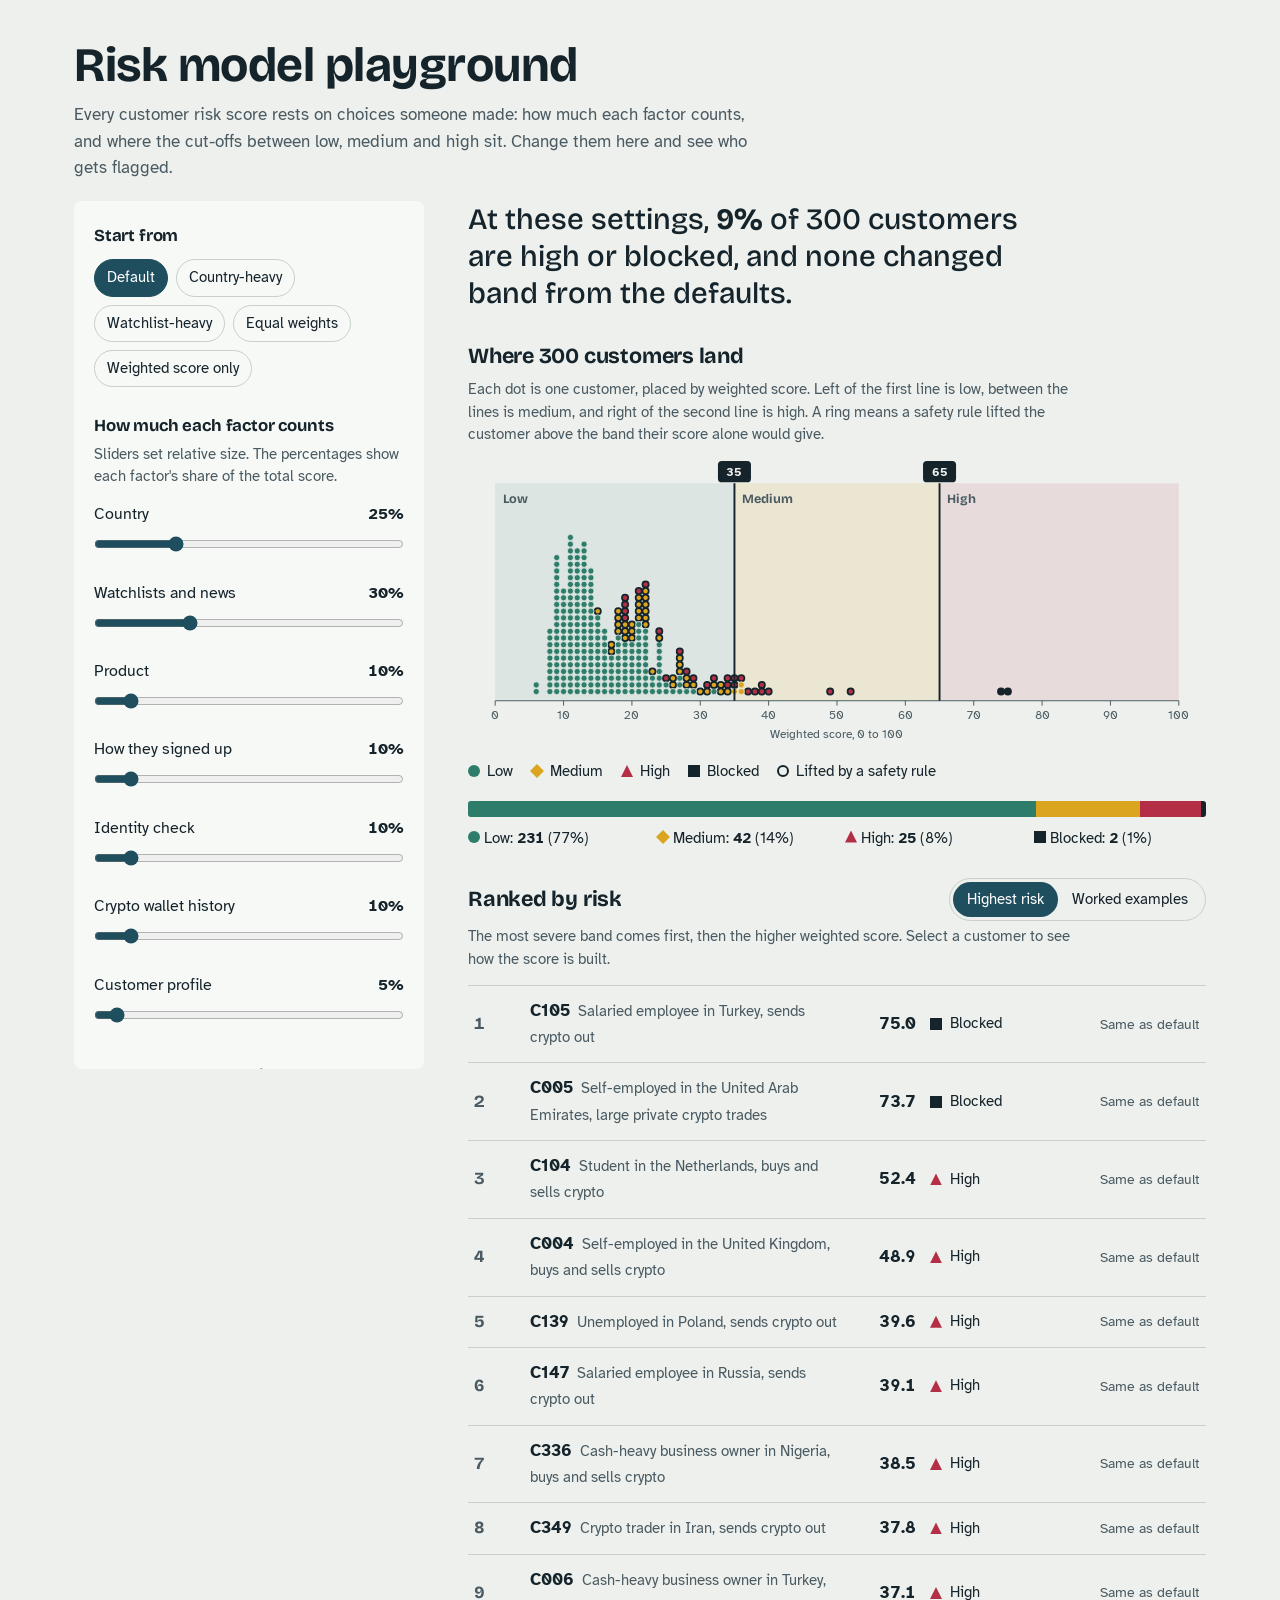
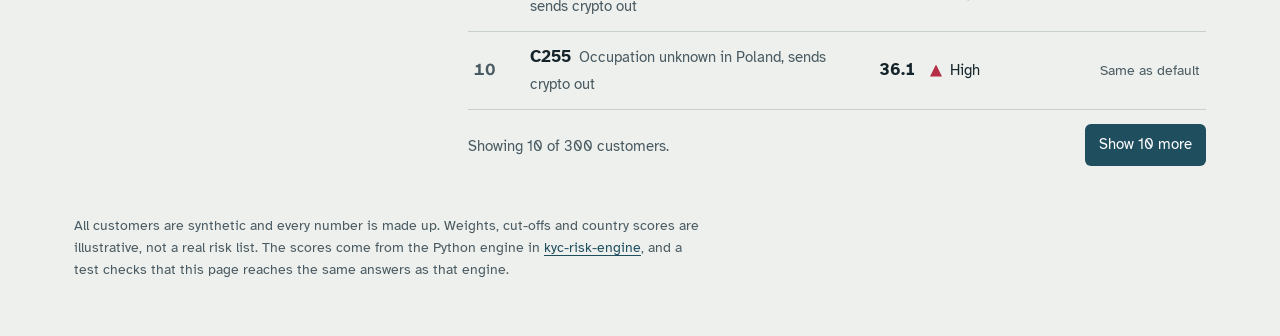
<file: risk-model-playground/index.html>
<!doctype html>
<html lang="en">
<head>
  <meta charset="utf-8">
  <meta name="viewport" content="width=device-width, initial-scale=1">
  <title>Risk Model Playground</title>
  <meta name="description" content="Move the weights and cut-offs of a customer risk model and watch 300 synthetic customers change band. Built on a clean-room KYC risk engine.">
  <link rel="preconnect" href="https://fonts.googleapis.com">
  <link rel="preconnect" href="https://fonts.gstatic.com" crossorigin>
  <link rel="stylesheet" href="https://fonts.googleapis.com/css2?family=Atkinson+Hyperlegible:wght@400;700&family=Bricolage+Grotesque:opsz,wght@12..96,500;12..96,700&display=swap">
  <link rel="stylesheet" href="styles.css">
</head>
<body>
  <a class="skip" href="#chart-heading">Skip to the results</a>

  <header class="masthead">
    <h1>Risk model playground</h1>
    <p>Every customer risk score rests on choices someone made: how much each factor counts, and where the cut-offs between low, medium and high sit. Change them here and see who gets flagged.</p>
  </header>

  <div class="layout">
    <section class="headline" aria-label="Summary of the current settings">
      <p id="headline-text" class="headline-text"></p>
      <p id="calibration-note" class="note" hidden></p>
    </section>

    <aside class="controls" aria-label="Model settings">
      <div class="controls-top">
        <h2>Start from</h2>
        <div id="presets" class="presets"></div>
      </div>

      <div class="group">
        <h2>How much each factor counts</h2>
        <p class="hint">Sliders set relative size. The percentages show each factor's share of the total score.</p>
        <div id="weights"></div>
        <p id="weights-note" class="note" hidden>Every slider is at zero, so all factors count equally.</p>
      </div>

      <div class="group">
        <h2>Where the cut-offs sit</h2>
        <p class="hint">A weighted score below the first cut-off is low, and at or above the second it is high. You can also drag the lines on the chart.</p>
        <div id="cutoffs"></div>
      </div>

      <div class="group">
        <h2>Safety rules</h2>
        <p class="hint">Rules lift a customer to a higher band when the weighted score alone would hide a hard stop. Switch them off to see why they exist.</p>
        <div id="rules"></div>
        <div id="elevated-wrap"></div>
      </div>

      <div class="share">
        <button id="copy-link" class="button" type="button">Copy link to these settings</button>
        <p id="copy-status" class="hint" role="status"></p>
      </div>
    </aside>

    <section class="chartblock" aria-labelledby="chart-heading">
      <h2 id="chart-heading">Where 300 customers land</h2>
      <p class="hint" id="chart-help">Each dot is one customer, placed by weighted score. Left of the first line is low, between the lines is medium, and right of the second line is high. A ring means a safety rule lifted the customer above the band their score alone would give.</p>
      <div class="chart-wrap">
        <svg id="chart" role="img" aria-labelledby="chart-heading chart-help" viewBox="0 0 760 296" preserveAspectRatio="xMidYMid meet"></svg>
      </div>
      <ul class="legend" id="legend" aria-label="Dot colours"></ul>
      <div id="band-bar" class="band-bar" aria-hidden="true"></div>
      <ul id="band-counts" class="band-counts"></ul>
    </section>

    <section class="listblock" aria-labelledby="list-heading">
      <div class="list-head">
        <h2 id="list-heading">Ranked by risk</h2>
        <div class="tabs" role="tablist" aria-label="Which customers to show">
          <button role="tab" id="tab-top" aria-selected="true" aria-controls="list-panel" type="button">Highest risk</button>
          <button role="tab" id="tab-examples" aria-selected="false" aria-controls="list-panel" type="button" tabindex="-1">Worked examples</button>
        </div>
      </div>
      <p id="list-intro" class="hint"></p>
      <div id="list-panel" role="tabpanel" aria-labelledby="tab-top">
        <ol id="list" class="list"></ol>
      </div>
      <div class="list-foot">
        <p id="list-count" class="hint"></p>
        <button id="show-more" class="button" type="button">Show 10 more</button>
      </div>
    </section>
  </div>

  <div id="live" class="sr-only" aria-live="polite" aria-atomic="true"></div>

  <footer class="footer">
    <p>All customers are synthetic and every number is made up. Weights, cut-offs and country scores are illustrative, not a real risk list. The scores come from the Python engine in <a href="../kyc-risk-engine/">kyc-risk-engine</a>, and a test checks that this page reaches the same answers as that engine.</p>
  </footer>

  <script src="data.js"></script>
  <script src="model.js"></script>
  <script src="app.js"></script>
</body>
</html>
</file>
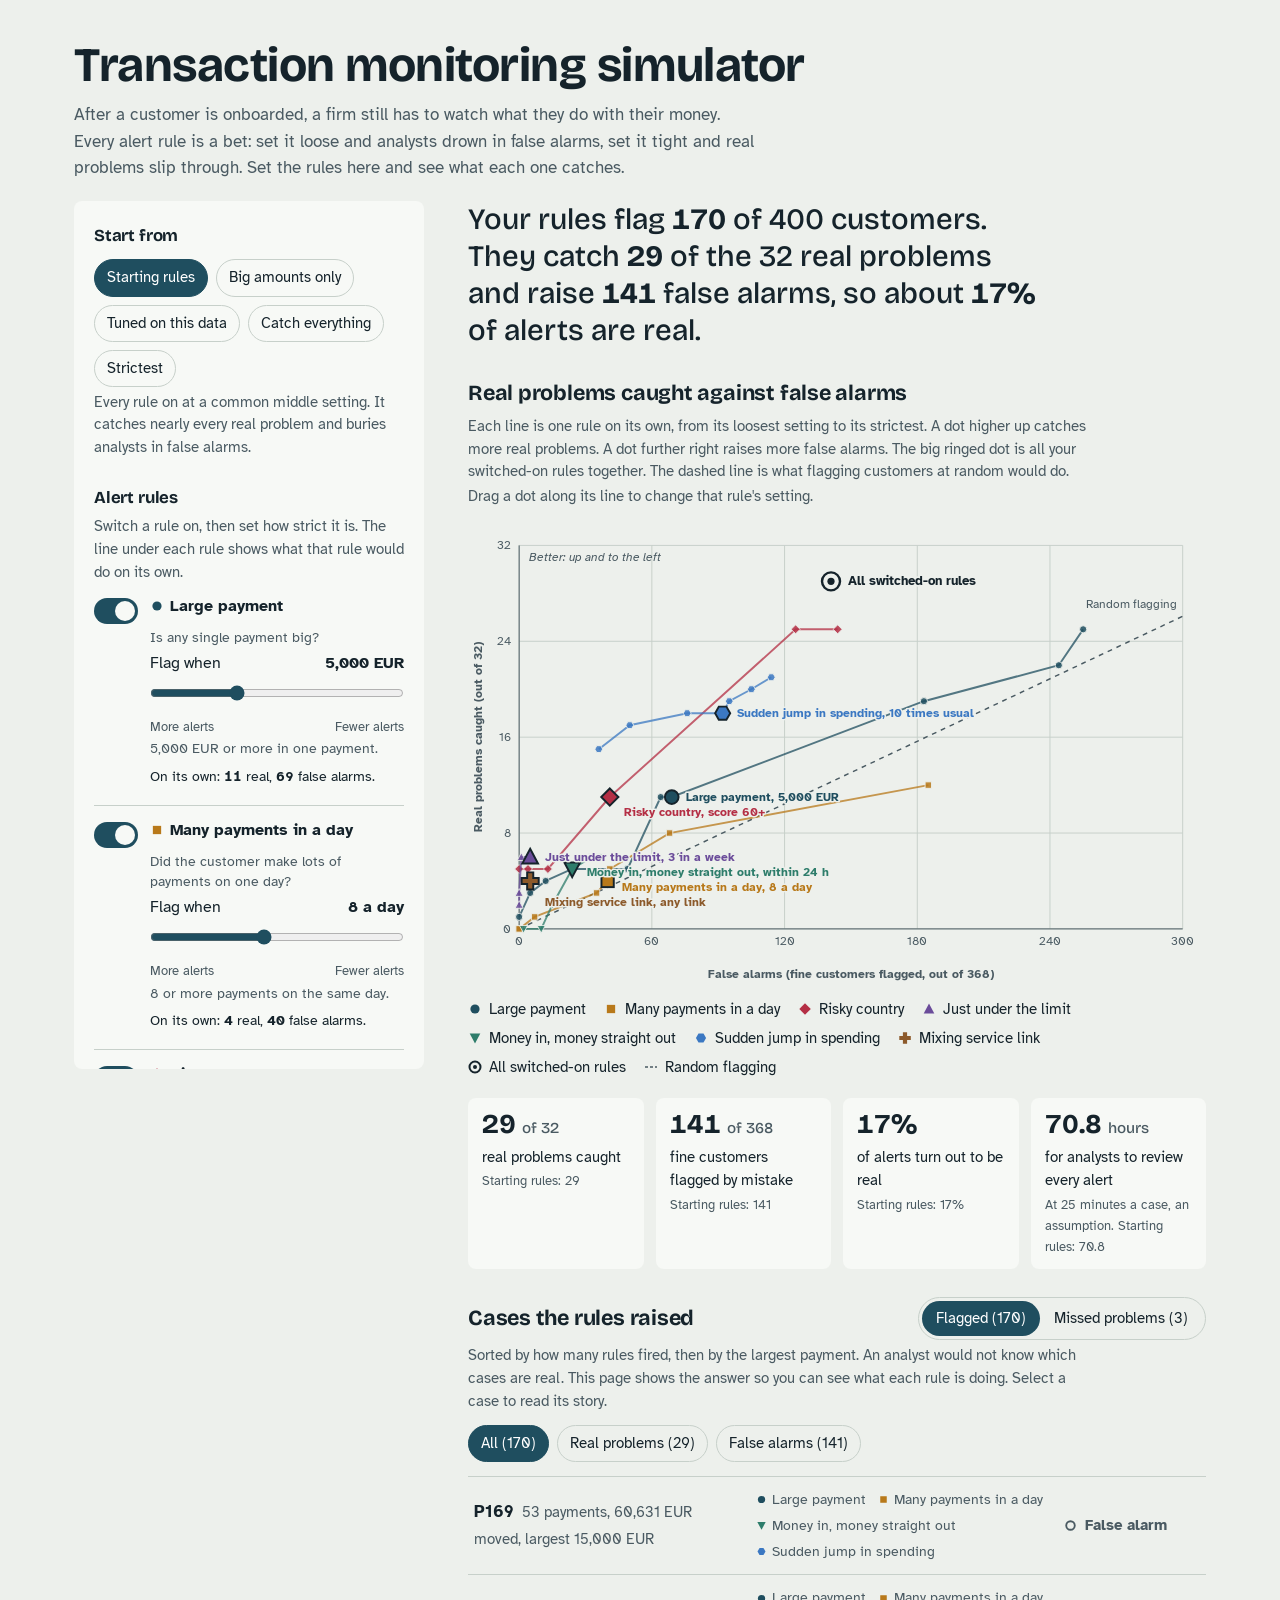
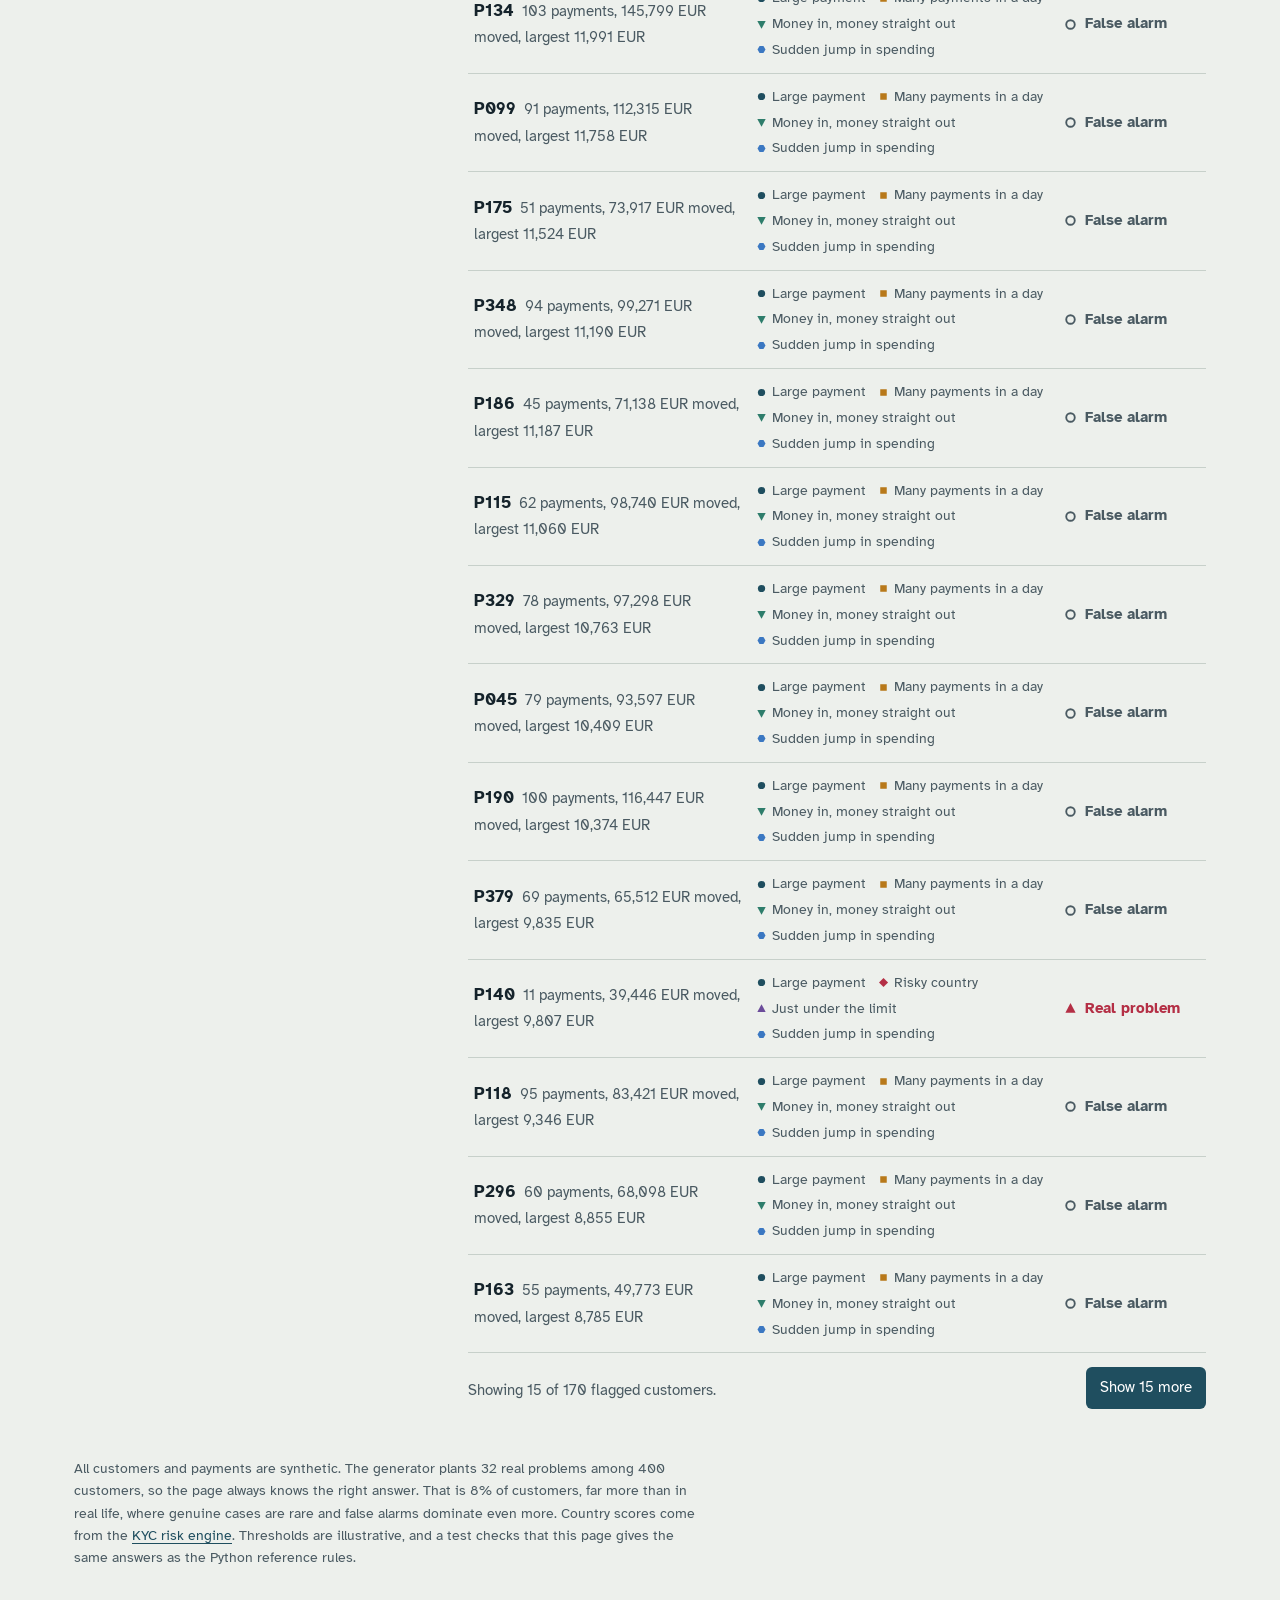
<file: transaction-monitoring-simulator/index.html>
<!doctype html>
<html lang="en">
<head>
  <meta charset="utf-8">
  <meta name="viewport" content="width=device-width, initial-scale=1">
  <title>Transaction Monitoring Simulator</title>
  <meta name="description" content="Set alert rules on 400 customers' fake payments and see how many real problems each rule catches against how many false alarms it creates.">
  <link rel="preconnect" href="https://fonts.googleapis.com">
  <link rel="preconnect" href="https://fonts.gstatic.com" crossorigin>
  <link rel="stylesheet" href="https://fonts.googleapis.com/css2?family=Atkinson+Hyperlegible:wght@400;700&family=Bricolage+Grotesque:opsz,wght@12..96,500;12..96,700&display=swap">
  <link rel="stylesheet" href="styles.css">
</head>
<body>
  <a class="skip" href="#chart-heading">Skip to the results</a>

  <header class="masthead">
    <h1>Transaction monitoring simulator</h1>
    <p>After a customer is onboarded, a firm still has to watch what they do with their money. Every alert rule is a bet: set it loose and analysts drown in false alarms, set it tight and real problems slip through. Set the rules here and see what each one catches.</p>
  </header>

  <div class="layout">
    <section class="headline" aria-label="Summary of the current rules">
      <p id="headline-text" class="headline-text"></p>
    </section>

    <aside class="controls" aria-label="Alert rules">
      <div class="controls-top">
        <h2>Start from</h2>
        <div id="presets" class="presets"></div>
        <p id="preset-note" class="hint"></p>
      </div>

      <div class="group">
        <h2>Alert rules</h2>
        <p class="hint">Switch a rule on, then set how strict it is. The line under each rule shows what that rule would do on its own.</p>
        <div id="rules"></div>
      </div>

      <div class="group">
        <h2>Customer risk</h2>
        <div id="tighten-wrap"></div>
      </div>

      <div class="share">
        <button id="copy-link" class="button" type="button">Copy link to these rules</button>
        <p id="copy-status" class="hint" role="status"></p>
      </div>
    </aside>

    <section class="chartblock" aria-labelledby="chart-heading">
      <h2 id="chart-heading">Real problems caught against false alarms</h2>
      <p class="hint" id="chart-help">Each line is one rule on its own, from its loosest setting to its strictest. A dot higher up catches more real problems. A dot further right raises more false alarms. The big ringed dot is all your switched-on rules together. The dashed line is what flagging customers at random would do.</p>
      <p class="hint chart-tip">Drag a dot along its line to change that rule's setting.</p>
      <div class="chart-wrap">
        <svg id="chart" role="img" aria-labelledby="chart-heading chart-help" viewBox="0 0 760 470" preserveAspectRatio="xMidYMid meet"></svg>
      </div>
      <ul class="legend" id="legend" aria-label="Rules shown on the chart"></ul>
      <ul id="tiles" class="tiles"></ul>
    </section>

    <section class="listblock" aria-labelledby="list-heading">
      <div class="list-head">
        <h2 id="list-heading">Cases the rules raised</h2>
        <div class="tabs" role="tablist" aria-label="Which cases to show">
          <button role="tab" id="tab-flagged" aria-selected="true" aria-controls="list-panel" type="button">Flagged</button>
          <button role="tab" id="tab-missed" aria-selected="false" aria-controls="list-panel" type="button" tabindex="-1">Missed problems</button>
        </div>
      </div>
      <p id="list-intro" class="hint"></p>
      <div id="filter" class="presets filter" role="group" aria-label="Filter flagged customers"></div>
      <div id="list-panel" role="tabpanel" aria-labelledby="tab-flagged">
        <ol id="list" class="list"></ol>
      </div>
      <div class="list-foot">
        <p id="list-count" class="hint"></p>
        <button id="show-more" class="button" type="button">Show 15 more</button>
      </div>
    </section>
  </div>

  <div id="live" class="sr-only" aria-live="polite" aria-atomic="true"></div>

  <footer class="footer">
    <p>All customers and payments are synthetic. The generator plants 32 real problems among 400 customers, so the page always knows the right answer. That is 8% of customers, far more than in real life, where genuine cases are rare and false alarms dominate even more. Country scores come from the <a href="../kyc-risk-engine/">KYC risk engine</a>. Thresholds are illustrative, and a test checks that this page gives the same answers as the Python reference rules.</p>
  </footer>

  <script src="data.js"></script>
  <script src="monitor.js"></script>
  <script src="app.js"></script>
</body>
</html>
</file>
<file: ask-the-rulebook/styles.css>
:root {
  --paper: #edf0ec; --panel: #f7f9f6; --ink: #15232b; --ink-soft: #4a5a62; --rule: #c7d0ca;
  --accent: #1f4e5f; --accent-ink: #ffffff; --focus: #0b5fff; --warn: #8a5a00; --warn-bg: #fbf1d9;
  --font-head: "Bricolage Grotesque", "Segoe UI", system-ui, sans-serif;
  --font-body: "Atkinson Hyperlegible", "Segoe UI", system-ui, sans-serif;
  color-scheme: light dark;
}
@media (prefers-color-scheme: dark) {
  :root {
    --paper: #0f1a20; --panel: #16252d; --ink: #e6ede9; --ink-soft: #a5b4ba; --rule: #2c3f48;
    --accent: #7fc4d8; --accent-ink: #0f1a20; --focus: #8db4ff; --warn: #e8b83a; --warn-bg: #2a2410;
  }
}
* { box-sizing: border-box; }
html { -webkit-text-size-adjust: 100%; }
body { margin: 0; background: var(--paper); color: var(--ink); font-family: var(--font-body); font-size: 1.0625rem; line-height: 1.55; }
h1, h2, h3 { font-family: var(--font-head); font-weight: 700; margin: 0; letter-spacing: -0.01em; }
h2 { font-size: 1.15rem; margin-bottom: 10px; }
h3 { font-size: 1rem; margin: 18px 0 6px; }
p { margin: 0; }
a { color: var(--accent); text-underline-offset: 3px; }
:focus-visible { outline: 3px solid var(--focus); outline-offset: 2px; }
.skip { position: absolute; left: 16px; top: -48px; background: var(--ink); color: var(--paper); padding: 8px 14px; border-radius: 4px; z-index: 20; }
.skip:focus { top: 12px; }

.masthead { max-width: 820px; margin: 0 auto; padding: 40px 20px 16px; }
.masthead h1 { font-size: clamp(2rem, 5vw, 3rem); line-height: 1.05; }
.masthead p { margin-top: 12px; color: var(--ink-soft); max-width: 66ch; }
.wrap { max-width: 820px; margin: 0 auto; padding: 0 20px 48px; display: grid; gap: 28px; }

.ask label { display: block; font-weight: 700; margin-bottom: 6px; }
.ask-row { display: flex; gap: 10px; }
.ask input { flex: 1; min-width: 0; font: inherit; padding: 12px 14px; border: 2px solid var(--rule); border-radius: 8px; background: var(--panel); color: var(--ink); }
.ask input:focus { border-color: var(--accent); }
button, .chip { font: inherit; cursor: pointer; }
.ask button { padding: 12px 20px; border: 0; border-radius: 8px; background: var(--accent); color: var(--accent-ink); font-weight: 700; }
.ask button:hover { filter: brightness(1.1); }
.chips { display: flex; flex-wrap: wrap; gap: 8px; }
.chip { padding: 8px 14px; border: 1px solid var(--rule); border-radius: 999px; background: var(--panel); color: var(--ink); text-align: left; }
.chip:hover { border-color: var(--accent); }

.out { display: grid; gap: 16px; }
.asked { color: var(--ink-soft); }
.asked strong { color: var(--ink); }
.notice { border-left: 5px solid var(--warn); background: var(--warn-bg); padding: 12px 16px; border-radius: 4px; }
.notice::before { content: "Note: "; font-weight: 700; }
.card { background: var(--panel); border: 1px solid var(--rule); border-radius: 10px; padding: 18px 20px; display: grid; gap: 12px; }
.card-top { display: flex; flex-wrap: wrap; gap: 6px 14px; align-items: baseline; justify-content: space-between; }
.cite { font-family: var(--font-head); font-weight: 700; font-size: 1.1rem; }
.src { color: var(--ink-soft); font-size: 0.95rem; }
.topic { color: var(--ink-soft); font-size: 0.95rem; }
blockquote { margin: 0; padding: 4px 0 4px 16px; border-left: 4px solid var(--accent); white-space: pre-line; }
.tag { display: inline-block; font-size: 0.85rem; border: 1px solid var(--ink-soft); border-radius: 4px; padding: 0 6px; color: var(--ink-soft); }
.plain { background: var(--paper); border-radius: 8px; padding: 10px 14px; }
.plain b { display: block; font-size: 0.85rem; color: var(--ink-soft); font-weight: 700; }
.links { font-size: 0.95rem; }
.empty { background: var(--panel); border: 1px dashed var(--rule); border-radius: 10px; padding: 18px 20px; }
.about { background: var(--panel); border: 1px solid var(--rule); border-radius: 10px; padding: 18px 20px; }
.about ul { margin: 0; padding-left: 20px; display: grid; gap: 6px; }
@media (max-width: 520px) { .ask-row { flex-direction: column; } }
</file>
<file: core-banking-blueprint/styles.css>
:root {
  --paper: #edf0ec; --panel: #f7f9f6; --ink: #15232b; --ink-soft: #4a5a62; --rule: #c7d0ca;
  --accent: #1f4e5f; --accent-ink: #ffffff; --accent-tint: #dbe8e6; --focus: #0b5fff;
  /* verdict colours: the first, second, third and seventh slots of the reference palette */
  --buy: #2a78d6; --hybrid: #eb6834; --build: #1baf7a; --partner: #6250d6;
  --on-buy: #ffffff; --on-hybrid: #15232b; --on-build: #15232b; --on-partner: #ffffff;
  /* heat map: one blue ramp for the 0 to 5 ratings, with the text colour that reads on each step */
  --h0: transparent; --h1: #cde2fb; --h2: #9ec5f4; --h3: #6da7ec; --h4: #256abf; --h5: #104281;
  --on-h0: #4a5a62; --on-h1: #15232b; --on-h2: #15232b; --on-h3: #15232b; --on-h4: #ffffff; --on-h5: #ffffff;
  --font-head: "Bricolage Grotesque", "Segoe UI", system-ui, sans-serif;
  --font-body: "Atkinson Hyperlegible", "Segoe UI", system-ui, sans-serif;
  color-scheme: light dark;
}
@media (prefers-color-scheme: dark) {
  :root {
    --paper: #0f1a20; --panel: #16252d; --ink: #e6ede9; --ink-soft: #a5b4ba; --rule: #2c3f48;
    --accent: #7fc4d8; --accent-ink: #0f1a20; --accent-tint: #1d3640; --focus: #8db4ff;
    --buy: #3987e5; --hybrid: #d95926; --build: #199e70; --partner: #9085e9;
    --on-buy: #0f1a20; --on-hybrid: #0f1a20; --on-build: #0f1a20; --on-partner: #0f1a20;
    --h1: #0d366b; --h2: #184f95; --h3: #256abf; --h4: #3987e5; --h5: #6da7ec;
    --on-h0: #a5b4ba; --on-h1: #e6ede9; --on-h2: #e6ede9; --on-h3: #ffffff; --on-h4: #0f1a20; --on-h5: #0f1a20;
  }
}
* { box-sizing: border-box; }
html { -webkit-text-size-adjust: 100%; }
body { margin: 0; background: var(--paper); color: var(--ink); font-family: var(--font-body); font-size: 1.0625rem; line-height: 1.5; }
h1, h2, h3, h4 { font-family: var(--font-head); font-weight: 700; margin: 0; letter-spacing: -0.01em; }
h2 { font-size: 1.2rem; margin-bottom: 10px; }
h3 { font-size: 1.1rem; margin-bottom: 4px; }
h4 { font-size: 0.95rem; margin: 14px 0 4px; }
p { margin: 0; }
a { color: var(--accent); text-underline-offset: 3px; }
:focus-visible { outline: 3px solid var(--focus); outline-offset: 2px; }
.skip { position: absolute; left: 16px; top: -48px; background: var(--ink); color: var(--paper); padding: 8px 14px; border-radius: 4px; z-index: 20; }
.skip:focus { top: 12px; }
.sr-only { position: absolute; width: 1px; height: 1px; margin: -1px; padding: 0; overflow: hidden; clip: rect(0 0 0 0); white-space: nowrap; border: 0; }
.hint { color: var(--ink-soft); font-size: 0.93rem; margin: 2px 0 10px; }
button, select { font: inherit; }
button { cursor: pointer; }

.masthead { max-width: 1180px; margin: 0 auto; padding: 36px 24px 12px; }
.masthead h1 { font-size: clamp(2rem, 4.4vw, 3rem); line-height: 1.05; }
.masthead p { margin-top: 10px; max-width: 64ch; color: var(--ink-soft); }
.masthead .how { font-size: 0.93rem; }

.layout { max-width: 1180px; margin: 0 auto; padding: 0 24px 24px; display: grid; gap: 24px 36px; grid-template-columns: minmax(0, 1fr); }
@media (min-width: 980px) {
  .layout { grid-template-columns: 300px minmax(0, 1fr); align-items: start; }
  .controls { position: sticky; top: 16px; max-height: calc(100vh - 32px); overflow: auto; padding-right: 6px; }
}
.controls { display: grid; gap: 16px; }
.group { background: var(--panel); border: 1px solid var(--rule); border-radius: 10px; padding: 14px; }
.group h2 { font-size: 1.05rem; }

/* ---------- controls ---------- */
.presets { display: flex; flex-wrap: wrap; gap: 6px; }
.preset { padding: 7px 12px; border: 1px solid var(--rule); border-radius: 999px; background: var(--paper); color: var(--ink); font-size: 0.95rem; }
.preset:hover { border-color: var(--accent); }
.preset[aria-pressed="true"] { background: var(--accent); color: var(--accent-ink); border-color: var(--accent); }
.ctl-label { font-size: 0.85rem; font-weight: 700; color: var(--ink-soft); margin: 10px 0 5px; }
.ctl-label:first-child { margin-top: 0; }
.tiles { display: grid; grid-template-columns: repeat(2, minmax(0, 1fr)); gap: 6px; }
.tile { display: flex; align-items: center; gap: 8px; padding: 8px 10px; border: 1px solid var(--rule); border-radius: 8px; background: var(--paper); color: var(--ink); text-align: left; font-size: 0.93rem; line-height: 1.2; }
.tile::before { content: ""; width: 14px; height: 14px; flex: none; border: 2px solid var(--ink-soft); border-radius: 4px; }
.tile:hover { border-color: var(--accent); }
.tile[aria-pressed="true"] { background: var(--accent-tint); border: 2px solid var(--accent); padding: 7px 9px; font-weight: 700; }
.tile[aria-pressed="true"]::before { background: var(--accent); border-color: var(--accent); box-shadow: inset 0 0 0 2px var(--accent-tint); }
.tile.wide { grid-column: 1 / -1; }
.seg { display: grid; grid-auto-flow: column; grid-auto-columns: 1fr; border: 1px solid var(--rule); border-radius: 8px; overflow: hidden; background: var(--paper); }
.seg label { position: relative; }
.seg input { position: absolute; opacity: 0; inset: 0; margin: 0; cursor: pointer; }
.seg span { display: block; padding: 7px 4px; text-align: center; font-size: 0.88rem; line-height: 1.2; border-left: 1px solid var(--rule); height: 100%; }
.seg label:first-child span { border-left: 0; }
.seg input:checked + span { background: var(--accent); color: var(--accent-ink); font-weight: 700; }
.seg input:focus-visible + span { outline: 3px solid var(--focus); outline-offset: -3px; }

/* ---------- summary ---------- */
.results { display: grid; gap: 26px; min-width: 0; grid-template-columns: minmax(0, 1fr); }
.headline { background: var(--panel); border: 1px solid var(--rule); border-left: 6px solid var(--accent); border-radius: 8px; padding: 12px 16px; }
.kpis { display: grid; gap: 12px; margin-top: 12px; grid-template-columns: minmax(0, 1fr); }
@media (min-width: 760px) { .kpis { grid-template-columns: 170px minmax(0, 1.4fr) minmax(0, 1fr); } }
.kpi { background: var(--panel); border: 1px solid var(--rule); border-radius: 10px; padding: 14px 16px; min-width: 0; }
.kpi h3 { font-size: 0.95rem; margin-bottom: 8px; }
.kpi.hero { display: flex; flex-direction: column; justify-content: center; }
.big { font-family: var(--font-head); font-weight: 700; font-size: 3.4rem; line-height: 1; font-variant-numeric: tabular-nums; }
.kpi-label { font-weight: 700; }
.kpi-sub { color: var(--ink-soft); font-size: 0.88rem; }
.vbar { display: flex; gap: 2px; height: 34px; }
.seg-bar { display: flex; align-items: center; justify-content: center; min-width: 0; font-weight: 700; font-size: 0.95rem; border-radius: 4px; transition: filter 0.1s; }
.seg-bar.buy { background: var(--buy); color: var(--on-buy); }
.seg-bar.hybrid { background: var(--hybrid); color: var(--on-hybrid); }
.seg-bar.build { background: var(--build); color: var(--on-build); }
.seg-bar.partner { background: var(--partner); color: var(--on-partner); }
.seg-bar:hover { filter: brightness(1.12); outline: 2px solid var(--ink); outline-offset: 1px; }
.vlegend { list-style: none; margin: 10px 0 0; padding: 0; display: flex; flex-wrap: wrap; gap: 4px 16px; font-size: 0.92rem; }
.pbars { display: grid; gap: 8px; }
.pbar { display: grid; grid-template-columns: 82px minmax(0, 1fr); gap: 8px; align-items: center; font-size: 0.88rem; }
.pbar .track { height: 14px; background: color-mix(in srgb, var(--ink-soft) 14%, transparent); border-radius: 3px; }
.pbar .fill { height: 100%; background: var(--h4); border-radius: 3px; min-width: 3px; }
.pbar .val { grid-column: 2; margin-top: -4px; color: var(--ink-soft); font-size: 0.82rem; }
.pbar { row-gap: 0; }

/* ---------- verdict shapes ---------- */
.badge { display: inline-flex; align-items: center; gap: 6px; font-weight: 700; font-size: 0.9rem; color: var(--ink); }
.shape { display: inline-block; width: 12px; height: 12px; flex: none; background: var(--rc); }
.rec-buy { --rc: var(--buy); } .rec-buy .shape { border-radius: 2px; }
.rec-hybrid { --rc: var(--hybrid); } .rec-hybrid .shape { border-radius: 50%; background: linear-gradient(90deg, var(--rc) 50%, transparent 50%); box-shadow: inset 0 0 0 2px var(--rc); }
.rec-build { --rc: var(--build); } .rec-build .shape { transform: rotate(45deg) scale(0.82); }
.rec-partner { --rc: var(--partner); } .rec-partner .shape { clip-path: polygon(50% 0, 100% 100%, 0 100%); }
.edge-mark { display: inline-block; width: 12px; height: 12px; background: currentColor; flex: none; clip-path: polygon(50% 0, 62% 38%, 100% 38%, 69% 60%, 81% 100%, 50% 75%, 19% 100%, 31% 60%, 0 38%, 38% 38%); }

/* ---------- stack ---------- */
.map { display: grid; gap: 14px; position: relative; }
.edges { position: absolute; inset: 0; width: 100%; height: 100%; pointer-events: none; z-index: 1; overflow: visible; }
.edge { fill: none; stroke: var(--ink-soft); stroke-width: 1.2; opacity: 0.2; }
.edge.out { stroke: var(--ink); stroke-width: 2.6; opacity: 1; }
.edge.inn { stroke: var(--ink); stroke-width: 2.6; opacity: 1; stroke-dasharray: 6 5; }
.edge.dim { opacity: 0.06; }
.edge-dot { fill: var(--ink-soft); opacity: 0.35; }
.edge-dot.out, .edge-dot.inn { fill: var(--ink); opacity: 1; }
.edge-dot.dim { opacity: 0.08; }
@media (max-width: 699px) { .edges { display: none; } .map { gap: 6px; } }
.layer { position: relative; z-index: 0; display: grid; gap: 6px; grid-template-columns: 1fr; padding: 8px 10px; background: var(--panel); border: 1px solid var(--rule); border-radius: 8px; }
@media (min-width: 700px) { .layer { grid-template-columns: 170px minmax(0, 1fr); align-items: center; } }
.layer h4 { margin: 0; font-size: 0.92rem; }
.chips { display: flex; flex-wrap: wrap; gap: 8px; position: relative; z-index: 2; }
.chip { display: inline-flex; align-items: center; gap: 7px; padding: 6px 10px; border-radius: 6px; border: 1px solid var(--rc, var(--rule)); background: color-mix(in srgb, var(--rc, var(--ink-soft)) 20%, var(--panel)); color: var(--ink); font-size: 0.9rem; line-height: 1.2; }
button.chip:hover { outline: 2px solid var(--ink); outline-offset: 1px; }
.chip.chosen { border: 3px solid var(--ink); padding: 4px 8px; font-weight: 700; }
.chip.off { --rc: var(--rule); background: var(--panel); color: var(--ink-soft); opacity: 1; border: 1px dotted var(--ink-soft); }

/* ---------- heat map ---------- */
.heat-head { display: flex; flex-wrap: wrap; justify-content: space-between; align-items: end; gap: 8px 16px; }
.sortbox { font-size: 0.9rem; color: var(--ink-soft); display: flex; align-items: center; gap: 8px; margin-bottom: 10px; }
.sortbox select { padding: 6px 8px; border: 1px solid var(--rule); border-radius: 6px; background: var(--panel); color: var(--ink); }
.ramp-legend { display: flex; align-items: center; gap: 4px; font-size: 0.82rem; color: var(--ink-soft); margin-bottom: 8px; flex-wrap: wrap; }
.ramp-legend i { display: inline-flex; width: 28px; height: 18px; border-radius: 3px; align-items: center; justify-content: center; font-style: normal; font-weight: 700; font-size: 0.78rem; }
.scroll { overflow-x: auto; border: 1px solid var(--rule); border-radius: 10px; background: var(--panel); }
table.heat { border-collapse: separate; border-spacing: 0; width: 100%; min-width: 660px; font-size: 0.92rem; }
.heat th { text-align: left; padding: 8px 6px; font-size: 0.8rem; color: var(--ink-soft); font-weight: 700; border-bottom: 1px solid var(--rule); vertical-align: bottom; line-height: 1.2; }
.heat th.c, .heat td.c { text-align: center; }
.heat td.c.hide-sm, .heat th.hide-sm { padding-left: 10px; padding-right: 12px; white-space: nowrap; }
.kpi h3 .note { font-weight: 400; color: var(--ink-soft); font-size: 0.82rem; }
.heat td { padding: 0; border-bottom: 1px solid var(--rule); }
.heat tr.phase-row td { background: var(--paper); padding: 6px 10px; font-weight: 700; font-size: 0.85rem; color: var(--ink-soft); }
.heat .name { padding: 4px 6px 4px 10px; }
.rowbtn { display: flex; align-items: center; gap: 8px; width: 100%; padding: 7px 4px; border: 0; background: transparent; color: var(--ink); text-align: left; font-weight: 700; font-size: 0.92rem; }
.rowbtn:hover { text-decoration: underline; text-underline-offset: 3px; }
.rowbtn .sub { display: block; font-weight: 400; font-size: 0.78rem; color: var(--ink-soft); }
.cell { width: 74px; height: 38px; text-align: center; font-weight: 700; font-variant-numeric: tabular-nums; border-left: 2px solid var(--panel); border-right: 2px solid var(--panel); cursor: default; }
.cell.r0 { background: var(--h0); color: var(--on-h0); } .cell.r1 { background: var(--h1); color: var(--on-h1); }
.cell.r2 { background: var(--h2); color: var(--on-h2); } .cell.r3 { background: var(--h3); color: var(--on-h3); }
.cell.r4 { background: var(--h4); color: var(--on-h4); } .cell.r5 { background: var(--h5); color: var(--on-h5); }
.cell:hover { outline: 2px solid var(--ink); outline-offset: -2px; }
.eff { display: inline-flex; gap: 2px; align-items: end; height: 16px; vertical-align: middle; margin-right: 6px; }
.eff i { width: 5px; background: var(--ink-soft); opacity: 0.25; border-radius: 1px; }
.eff i.on { opacity: 1; }
.eff i:nth-child(1) { height: 5px; } .eff i:nth-child(2) { height: 8px; } .eff i:nth-child(3) { height: 12px; } .eff i:nth-child(4) { height: 16px; }
.vcell { min-width: 190px; padding: 4px 16px 4px 10px; }
.vcell .lbl { display: flex; align-items: center; justify-content: space-between; gap: 8px; font-size: 0.85rem; font-weight: 700; }
.vcell .lbl .sc { font-variant-numeric: tabular-nums; color: var(--ink-soft); font-weight: 400; }
.meter { position: relative; height: 10px; margin-top: 4px; border-radius: 3px; overflow: visible; }
.meter .z { position: absolute; top: 3px; height: 4px; border-radius: 2px; opacity: 0.55; }
.meter .z.build { background: var(--build); } .meter .z.hybrid { background: var(--hybrid); } .meter .z.buy { background: var(--buy); }
.meter .mk { position: absolute; top: -1px; width: 12px; height: 12px; margin-left: -6px; box-shadow: 0 0 0 2px var(--panel); background: var(--rc); }
.meter .mk.rec-buy { border-radius: 2px; } .meter .mk.rec-build { transform: rotate(45deg) scale(0.8); } .meter .mk.rec-partner { clip-path: polygon(50% 0, 100% 100%, 0 100%); box-shadow: none; }
.meter .mk.rec-hybrid { border-radius: 50%; background: var(--rc); }
tr.row[data-open="true"] > td { background: color-mix(in srgb, var(--accent) 7%, var(--panel)); }
tr.detail > td { padding: 4px 14px 16px 14px; background: color-mix(in srgb, var(--accent) 7%, var(--panel)); border-bottom: 2px solid var(--rule); }
@media (max-width: 640px) { .heat .hide-sm { display: none; } .cell { width: 56px; } .vcell { min-width: 150px; } }

/* ---------- detail body ---------- */
.body { display: grid; gap: 4px; max-width: 100%; white-space: normal; }
.body ul { margin: 0; padding-left: 20px; display: grid; gap: 3px; }
.body p.lead { font-size: 1rem; }
.cols { display: grid; gap: 4px 28px; }
@media (min-width: 760px) { .cols { grid-template-columns: 1fr 1fr; } }
.score { margin: 4px 0; padding: 10px 12px; background: var(--paper); border-radius: 8px; }
.score ul { list-style: none; padding: 0; }
.score li { display: flex; justify-content: space-between; gap: 12px; }
.score .delta { font-variant-numeric: tabular-nums; font-weight: 700; flex: none; }
.score .total { border-top: 1px solid var(--rule); margin-top: 6px; padding-top: 6px; font-weight: 700; }
.partner-note { border-left: 5px solid var(--partner); padding: 8px 12px; background: var(--paper); border-radius: 4px; }
.examples { font-size: 0.9rem; color: var(--ink-soft); }
.needs { font-size: 0.92rem; }
.edge-btn { justify-self: start; margin-top: 8px; padding: 8px 12px; border: 1px solid var(--rule); border-radius: 8px; background: var(--paper); color: var(--ink); display: inline-flex; gap: 8px; align-items: center; }
.edge-btn[aria-pressed="true"] { border: 2px solid var(--accent); font-weight: 700; padding: 7px 11px; }
.edge-btn:disabled { opacity: 0.5; cursor: not-allowed; }

/* ---------- walk throughs ---------- */
.flow { background: var(--panel); border: 1px solid var(--rule); border-radius: 10px; padding: 14px 16px 16px; margin-bottom: 12px; }
.flow h4 { margin: 0 0 12px; font-size: 1rem; }
.steps { list-style: none; margin: 0; padding: 0; display: grid; gap: 10px; grid-template-columns: repeat(auto-fit, minmax(96px, 1fr)); position: relative; }
.step { position: relative; display: grid; gap: 6px; align-content: start; padding-top: 4px; }
@media (min-width: 760px) { .step::before { content: ""; position: absolute; top: 17px; left: 20px; right: -10px; height: 2px; background: var(--rule); } .step:last-child::before { display: none; } }
.step .n { position: relative; z-index: 1; width: 26px; height: 26px; border-radius: 50%; background: var(--ink); color: var(--paper); display: grid; place-items: center; font-weight: 700; font-size: 0.85rem; }
.step .t { font-size: 0.85rem; line-height: 1.3; }
.step .tag { display: inline-flex; align-items: center; gap: 6px; padding: 3px 8px; border-radius: 6px; font-size: 0.8rem; font-weight: 700; border: 1px solid var(--rc, var(--rule)); background: color-mix(in srgb, var(--rc, var(--ink-soft)) 20%, var(--panel)); justify-self: start; }
.step.off .tag { --rc: var(--ink-soft); background: transparent; border-style: dotted; opacity: 0.5; }
.step.off .t { opacity: 0.6; }

.export summary { cursor: pointer; font-weight: 700; padding: 6px 0; }
.export textarea { width: 100%; font: 0.9rem/1.45 ui-monospace, Menlo, Consolas, monospace; background: var(--panel); color: var(--ink); border: 1px solid var(--rule); border-radius: 8px; padding: 12px; }
.export button { padding: 8px 16px; border: 0; border-radius: 8px; background: var(--accent); color: var(--accent-ink); font-weight: 700; }

/* ---------- notes ---------- */
.wrapper { max-width: 1180px; margin: 0 auto; padding: 8px 24px 28px; }
.notes h2 { margin-top: 12px; }
.vs { display: grid; gap: 12px; margin-bottom: 14px; grid-template-columns: minmax(0, 1fr); }
@media (min-width: 760px) { .vs { grid-template-columns: minmax(0, 1fr) minmax(0, 1fr); } }
.vs-card { margin: 0; background: var(--panel); border: 1px solid var(--rule); border-radius: 10px; padding: 14px 16px; display: grid; gap: 10px; }
.vs-card figcaption { font-family: var(--font-head); font-weight: 700; }
.vs-card p { color: var(--ink-soft); font-size: 0.93rem; }
.mono { display: grid; grid-template-columns: repeat(5, 1fr); border: 3px solid var(--ink-soft); border-radius: 8px; overflow: hidden; }
.mono span { overflow-wrap: anywhere; padding: 16px 2px; text-align: center; font-size: 0.78rem; background: color-mix(in srgb, var(--ink-soft) 14%, var(--panel)); border-left: 1px dashed var(--rule); }
.mono span:first-child { border-left: 0; }
.mod { position: relative; display: grid; grid-template-columns: repeat(5, 1fr); gap: 6px; padding-bottom: 28px; }
.mod span { overflow-wrap: anywhere; padding: 16px 2px; text-align: center; font-size: 0.78rem; border: 2px solid var(--buy); border-radius: 8px; background: color-mix(in srgb, var(--buy) 18%, var(--panel)); }
.mod .bus { position: absolute; left: 0; right: 0; bottom: 0; height: 22px; border-radius: 11px; background: var(--ink); color: var(--paper); text-align: center; font-style: normal; font-size: 0.78rem; line-height: 22px; }
.note-grid { display: grid; gap: 10px; }
@media (min-width: 900px) { .note-grid { grid-template-columns: 1fr 1fr; align-items: start; } }
details.note { background: var(--panel); border: 1px solid var(--rule); border-radius: 10px; }
details.note summary { cursor: pointer; padding: 12px 16px; font-family: var(--font-head); font-weight: 700; }
details.note ul { margin: 0; padding: 0 16px 14px 36px; display: grid; gap: 6px; }
.glossary { display: grid; gap: 8px; margin: 8px 0 0; }
@media (min-width: 800px) { .glossary { grid-template-columns: 1fr 1fr 1fr; } }
.glossary div { background: var(--panel); border: 1px solid var(--rule); border-radius: 8px; padding: 8px 12px; }
.glossary dt { font-weight: 700; font-size: 0.93rem; }
.glossary dd { margin: 0; color: var(--ink-soft); font-size: 0.88rem; }
.about { background: var(--panel); border: 1px solid var(--rule); border-radius: 10px; margin: 0 auto 48px; max-width: 1132px; padding: 18px 22px; }
.about ul { margin: 0; padding-left: 20px; display: grid; gap: 6px; }
@media (max-width: 1179px) { .about { margin-left: 24px; margin-right: 24px; } }

/* ---------- tooltip ---------- */
.tip { position: fixed; z-index: 30; pointer-events: none; max-width: 260px; padding: 8px 10px; border-radius: 8px; background: var(--ink); color: var(--paper); font-size: 0.85rem; line-height: 1.3; box-shadow: 0 4px 14px rgba(0, 0, 0, 0.25); }
.tip strong { display: block; font-size: 1rem; }

@media (max-width: 640px) {
  table.heat { min-width: 0; font-size: 0.85rem; }
  .rowbtn .sub, .vcell .lbl .sc { display: none; }
  .rowbtn { padding: 8px 2px; font-size: 0.85rem; }
  .heat .name { padding-left: 6px; }
  .cell { width: 40px; }
  .vcell { min-width: 0; width: 96px; padding: 4px 8px 4px 4px; }
  .heat th { font-size: 0.68rem; padding: 8px 2px; }
  .heat tr.phase-row td { white-space: normal; font-size: 0.8rem; }
}

.chip.dim { opacity: 0.35; }
.chip.picked { outline: 3px solid var(--focus); outline-offset: 1px; }
.edge-legend { display: flex; flex-wrap: wrap; gap: 6px 20px; align-items: center; font-size: 0.88rem; color: var(--ink-soft); margin-bottom: 10px; }
.edge-legend svg { vertical-align: middle; margin-right: 6px; }
.sel { margin-top: 12px; background: var(--panel); border: 1px solid var(--rule); border-radius: 10px; padding: 12px 16px; display: grid; gap: 8px; }
.sel h4 { margin: 0; display: flex; align-items: center; gap: 8px; font-size: 1rem; }
.sel .rowline { display: flex; flex-wrap: wrap; gap: 6px 8px; align-items: center; }
.sel .rowline > span.k { font-weight: 700; font-size: 0.88rem; min-width: 74px; }
.sel .none { color: var(--ink-soft); font-size: 0.9rem; }
.sel .open-btn { justify-self: start; padding: 7px 12px; border: 0; border-radius: 8px; background: var(--accent); color: var(--accent-ink); font-weight: 700; }
</file>
<file: payment-route-planner/styles.css>
:root {
  --paper: #edf0ec; --panel: #f7f9f6; --ink: #15232b; --ink-soft: #4a5a62; --rule: #c7d0ca;
  --accent: #1f4e5f; --accent-ink: #ffffff; --accent-tint: #dbe8e6; --focus: #0b5fff;
  /* the four kinds of move: the first, second, third and seventh slots of the reference palette */
  --l-in: #2a78d6; --l-fx: #eb6834; --l-out: #1baf7a; --l-swift: #6250d6; --l-coin: #c2358a;
  /* heat map: one blue ramp, with the text colour that reads on each step */
  --h0: transparent; --h1: #cde2fb; --h2: #9ec5f4; --h3: #6da7ec; --h4: #256abf; --h5: #104281;
  --on-h0: #4a5a62; --on-h1: #15232b; --on-h2: #15232b; --on-h3: #15232b; --on-h4: #ffffff; --on-h5: #ffffff;
  --font-head: "Bricolage Grotesque", "Segoe UI", system-ui, sans-serif;
  --font-body: "Atkinson Hyperlegible", "Segoe UI", system-ui, sans-serif;
  color-scheme: light dark;
}
@media (prefers-color-scheme: dark) {
  :root {
    --paper: #0f1a20; --panel: #16252d; --ink: #e6ede9; --ink-soft: #a5b4ba; --rule: #2c3f48;
    --accent: #7fc4d8; --accent-ink: #0f1a20; --accent-tint: #1d3640; --focus: #8db4ff;
    --l-in: #3987e5; --l-fx: #d95926; --l-out: #199e70; --l-swift: #9085e9; --l-coin: #e062ae;
    --h1: #0d366b; --h2: #184f95; --h3: #256abf; --h4: #3987e5; --h5: #6da7ec;
    --on-h0: #a5b4ba; --on-h1: #e6ede9; --on-h2: #e6ede9; --on-h3: #ffffff; --on-h4: #0f1a20; --on-h5: #0f1a20;
  }
}
* { box-sizing: border-box; }
html { -webkit-text-size-adjust: 100%; }
body { margin: 0; background: var(--paper); color: var(--ink); font-family: var(--font-body); font-size: 1.0625rem; line-height: 1.5; }
h1, h2, h3, h4 { font-family: var(--font-head); font-weight: 700; margin: 0; letter-spacing: -0.01em; }
h2 { font-size: 1.2rem; margin-bottom: 10px; }
h3 { font-size: 1.1rem; margin-bottom: 4px; }
h3.spaced { margin-top: 22px; }
h4 { font-size: 0.95rem; margin: 14px 0 4px; }
p { margin: 0; }
a { color: var(--accent); text-underline-offset: 3px; }
code { font-size: 0.92em; background: color-mix(in srgb, var(--ink-soft) 14%, transparent); padding: 1px 5px; border-radius: 4px; }
:focus-visible { outline: 3px solid var(--focus); outline-offset: 2px; }
.skip { position: absolute; left: 16px; top: -48px; background: var(--ink); color: var(--paper); padding: 8px 14px; border-radius: 4px; z-index: 20; }
.skip:focus { top: 12px; }
.sr-only { position: absolute; width: 1px; height: 1px; margin: -1px; padding: 0; overflow: hidden; clip: rect(0 0 0 0); white-space: nowrap; border: 0; }
.hint { color: var(--ink-soft); font-size: 0.93rem; margin: 2px 0 10px; }
button, select, input { font: inherit; }
button { cursor: pointer; }

.masthead { max-width: 1180px; margin: 0 auto; padding: 36px 24px 12px; }
.masthead h1 { font-size: clamp(2rem, 4.4vw, 3rem); line-height: 1.05; }
.masthead p { margin-top: 10px; max-width: 68ch; color: var(--ink-soft); }
.masthead .how { font-size: 0.93rem; }

.layout { max-width: 1180px; margin: 0 auto; padding: 0 24px 24px; display: grid; gap: 24px 36px; grid-template-columns: minmax(0, 1fr); }
@media (min-width: 980px) {
  .layout { grid-template-columns: 300px minmax(0, 1fr); align-items: start; }
  .controls { position: sticky; top: 16px; max-height: calc(100vh - 32px); overflow: auto; padding-right: 6px; }
}
.controls { display: grid; gap: 16px; }
.group { background: var(--panel); border: 1px solid var(--rule); border-radius: 10px; padding: 14px; }
.group h2 { font-size: 1.05rem; }

/* ---------- controls ---------- */
.presets { display: flex; flex-wrap: wrap; gap: 6px; }
.preset { padding: 7px 12px; border: 1px solid var(--rule); border-radius: 999px; background: var(--paper); color: var(--ink); font-size: 0.93rem; }
.preset:hover { border-color: var(--accent); }
.preset[aria-pressed="true"] { background: var(--accent); color: var(--accent-ink); border-color: var(--accent); }
.ctl-label { font-size: 0.85rem; font-weight: 700; color: var(--ink-soft); margin: 12px 0 5px; display: block; }
.ctl-label:first-child { margin-top: 0; }
.field { width: 100%; padding: 8px 10px; border: 1px solid var(--rule); border-radius: 8px; background: var(--paper); color: var(--ink); }
.tiles { display: grid; grid-template-columns: repeat(3, minmax(0, 1fr)); gap: 6px; }
.tiles.two { grid-template-columns: repeat(2, minmax(0, 1fr)); }
.tile { padding: 8px 6px; border: 1px solid var(--rule); border-radius: 8px; background: var(--paper); color: var(--ink); text-align: center; font-size: 0.92rem; line-height: 1.2; }
.tile:hover { border-color: var(--accent); }
.tile[aria-pressed="true"] { background: var(--accent-tint); border: 2px solid var(--accent); padding: 7px 5px; font-weight: 700; }
.seg { display: grid; grid-auto-flow: column; grid-auto-columns: 1fr; border: 1px solid var(--rule); border-radius: 8px; overflow: hidden; background: var(--paper); }
.seg label { position: relative; }
.seg input { position: absolute; opacity: 0; inset: 0; margin: 0; cursor: pointer; }
.seg span { display: block; padding: 7px 4px; text-align: center; font-size: 0.88rem; line-height: 1.2; border-left: 1px solid var(--rule); height: 100%; }
.seg label:first-child span { border-left: 0; }
.seg input:checked + span { background: var(--accent); color: var(--accent-ink); font-weight: 700; }
.seg input:focus-visible + span { outline: 3px solid var(--focus); outline-offset: -3px; }
.edit-modes { margin-top: 10px; }
.edit-modes summary { cursor: pointer; font-weight: 700; font-size: 0.92rem; padding: 4px 0; }
.moderow { display: grid; grid-template-columns: 52px minmax(0, 1fr); gap: 8px; align-items: center; margin-top: 6px; }
.moderow b { font-size: 0.9rem; }
.moderow .seg span { padding: 5px 2px; font-size: 0.8rem; }

/* ---------- summary ---------- */
.results { display: grid; gap: 26px; min-width: 0; grid-template-columns: minmax(0, 1fr); }
.headline { background: var(--panel); border: 1px solid var(--rule); border-left: 6px solid var(--accent); border-radius: 8px; padding: 12px 16px; }
.kpis { display: grid; gap: 12px; margin-top: 12px; grid-template-columns: repeat(2, minmax(0, 1fr)); }
@media (min-width: 760px) { .kpis { grid-template-columns: repeat(4, minmax(0, 1fr)); } }
.kpi { background: var(--panel); border: 1px solid var(--rule); border-radius: 10px; padding: 12px 14px; min-width: 0; }
.kpi .big { font-family: var(--font-head); font-weight: 700; font-size: 2.1rem; line-height: 1.05; font-variant-numeric: tabular-nums; overflow-wrap: anywhere; }
.kpi .big small { font-size: 0.95rem; font-weight: 700; }
.kpi .lab { font-weight: 700; font-size: 0.92rem; }
.kpi .sub { color: var(--ink-soft); font-size: 0.85rem; }

/* ---------- shapes and legend ---------- */
.shape { display: inline-block; width: 12px; height: 12px; flex: none; background: var(--rc); }
.k-payin { --rc: var(--l-in); } .k-payin .shape { border-radius: 2px; }
.k-fx { --rc: var(--l-fx); } .k-fx .shape { border-radius: 50%; }
.k-payout { --rc: var(--l-out); } .k-payout .shape { transform: rotate(45deg) scale(0.82); }
.k-swift { --rc: var(--l-swift); } .k-swift .shape { clip-path: polygon(50% 0, 100% 100%, 0 100%); }
.k-coin { --rc: var(--l-coin); } .k-coin .shape { clip-path: polygon(25% 3%, 75% 3%, 100% 50%, 75% 97%, 25% 97%, 0 50%); }
.legend { display: flex; flex-wrap: wrap; gap: 6px 18px; font-size: 0.88rem; color: var(--ink-soft); margin-bottom: 12px; }
.legend span { display: inline-flex; align-items: center; gap: 6px; }

/* ---------- route cards ---------- */
.routes { display: grid; gap: 14px; }
.route { background: var(--panel); border: 1px solid var(--rule); border-radius: 12px; padding: 14px 16px 16px; display: grid; gap: 12px; min-width: 0; }
.route[data-sel="true"] { border: 3px solid var(--ink); padding: 12px 14px 14px; }
.route-head { display: flex; flex-wrap: wrap; gap: 8px 12px; align-items: center; justify-content: space-between; }
.route-head h4 { margin: 0; font-size: 1.02rem; display: flex; align-items: center; gap: 10px; flex-wrap: wrap; }
.rank { display: inline-grid; place-items: center; min-width: 26px; height: 26px; padding: 0 8px; border-radius: 13px; background: var(--ink); color: var(--paper); font-size: 0.85rem; font-weight: 700; }
.pick { padding: 6px 12px; border: 1px solid var(--rule); border-radius: 8px; background: var(--paper); color: var(--ink); font-size: 0.9rem; }
.pick[aria-pressed="true"] { background: var(--ink); color: var(--paper); border-color: var(--ink); font-weight: 700; }

.chain { list-style: none; margin: 0; padding: 0; display: flex; align-items: stretch; gap: 0; }
.chain > li { min-width: 0; }
.node { flex: none; width: 100px; border: 2px solid var(--ink-soft); border-radius: 10px; background: var(--paper); padding: 6px 8px; display: grid; gap: 1px; align-content: center; text-align: center; }
.node b { font-family: var(--font-head); font-size: 1.15rem; line-height: 1.1; }
.node span { font-size: 0.78rem; color: var(--ink-soft); line-height: 1.2; overflow-wrap: anywhere; }
.node em { font-style: normal; font-size: 0.72rem; font-weight: 700; }
.node.end { border-style: dashed; }
.node.hold.partner { border-color: var(--l-swift); }
.node.coin { border-color: var(--l-coin); background: color-mix(in srgb, var(--l-coin) 9%, var(--paper)); }
.link { flex: 1 1 0; min-width: 104px; display: grid; align-content: center; justify-items: center; gap: 2px; padding: 0 4px; position: relative; text-align: center; }
.link::before { content: ""; position: absolute; left: 0; right: 0; top: 50%; height: 4px; margin-top: -2px; background: var(--rc); border-radius: 2px; }
.link .tag { position: relative; z-index: 1; display: inline-flex; align-items: center; gap: 6px; padding: 3px 8px; border-radius: 6px; font-size: 0.8rem; font-weight: 700; line-height: 1.15; border: 1px solid var(--rc); background: var(--panel); max-width: 100%; text-align: left; }
.link .when { position: absolute; z-index: 1; top: calc(50% + 14px); font-size: 0.74rem; color: var(--ink-soft); background: var(--panel); padding: 0 4px; border-radius: 3px; white-space: nowrap; }
.chain.dense .node { width: 84px; padding: 6px 3px; }
.chain.dense .node b { font-size: 1.05rem; }
.chain.dense .link { min-width: 84px; padding: 0 2px; }
.chain.dense .link .tag { font-size: 0.72rem; padding: 3px 5px; gap: 4px; }
.link.k-swift::before { background: repeating-linear-gradient(90deg, var(--rc) 0 10px, transparent 10px 15px); }
.link.k-coin::before { background: repeating-linear-gradient(90deg, var(--rc) 0 4px, transparent 4px 7px); }
@media (max-width: 760px) {
  .chain { flex-direction: column; align-items: stretch; }
  .node { width: auto; }
  .link { min-height: 56px; padding: 6px 0; }
  .link::before { left: 50%; right: auto; top: 0; bottom: 0; width: 4px; height: auto; margin: 0 0 0 -2px; }
  .link.k-swift::before { background: repeating-linear-gradient(180deg, var(--rc) 0 10px, transparent 10px 15px); }
  .link.k-coin::before { background: repeating-linear-gradient(180deg, var(--rc) 0 4px, transparent 4px 7px); }
  .link .when { position: relative; top: auto; margin-top: 2px; }
}

.measures { display: grid; gap: 12px 28px; grid-template-columns: minmax(0, 1fr); }
@media (min-width: 760px) { .measures { grid-template-columns: minmax(0, 1fr) minmax(0, 1fr); } }
.measure h5 { margin: 0 0 4px; font-family: var(--font-head); font-size: 0.9rem; display: flex; justify-content: space-between; gap: 8px; flex-wrap: wrap; }
.measure h5 span { font-family: var(--font-body); font-weight: 400; color: var(--ink-soft); font-size: 0.85rem; }
.stack { display: flex; gap: 2px; height: 22px; }
.stack i { display: block; min-width: 4px; background: var(--rc); border-radius: 3px; }
.stack-wrap { background: color-mix(in srgb, var(--ink-soft) 12%, transparent); border-radius: 4px; padding: 0; }
.range { position: relative; height: 22px; background: color-mix(in srgb, var(--ink-soft) 12%, transparent); border-radius: 4px; }
.range .span { position: absolute; top: 8px; height: 6px; border-radius: 3px; background: color-mix(in srgb, var(--ink-soft) 55%, transparent); }
.range .typ { position: absolute; top: 2px; width: 6px; height: 18px; margin-left: -3px; border-radius: 2px; background: var(--ink); }
.scale-note { font-size: 0.78rem; color: var(--ink-soft); margin-top: 2px; }
.tips { margin: 0; font-size: 0.92rem; color: var(--ink); padding: 8px 12px; border-left: 5px solid var(--l-out); background: var(--paper); border-radius: 4px; }
.route details summary { cursor: pointer; font-weight: 700; font-size: 0.92rem; }
table.legs { border-collapse: collapse; width: 100%; font-size: 0.9rem; margin-top: 8px; }
table.legs th { text-align: left; font-size: 0.78rem; color: var(--ink-soft); padding: 4px 8px 4px 0; border-bottom: 1px solid var(--rule); }
table.legs td { padding: 6px 8px 6px 0; border-bottom: 1px solid var(--rule); vertical-align: top; }
table.legs td.n { text-align: right; font-variant-numeric: tabular-nums; white-space: nowrap; }
.legs-wrap { overflow-x: auto; }

/* ---------- acquire ---------- */
.acquire { display: grid; gap: 12px; }
@media (min-width: 700px) { .acquire { grid-template-columns: repeat(auto-fit, minmax(290px, 1fr)); align-items: start; } }
.acq { background: var(--panel); border: 1px solid var(--rule); border-radius: 10px; padding: 12px 14px; display: grid; gap: 10px; min-width: 0; }
.acq h4 { margin: 0; font-size: 1rem; display: flex; gap: 8px; align-items: baseline; justify-content: space-between; flex-wrap: wrap; }
.acq h4 small { font-family: var(--font-body); font-weight: 400; color: var(--ink-soft); font-size: 0.82rem; }
.opt { border-top: 1px solid var(--rule); padding-top: 8px; display: grid; gap: 4px; }
.opt .what { font-weight: 700; font-size: 0.93rem; }
.opt .need { font-size: 0.86rem; color: var(--ink-soft); }
.opt .when-lead { font-size: 0.86rem; }
.vs-bars { display: grid; gap: 3px; }
.vs-bars div { display: grid; grid-template-columns: 70px minmax(0, 1fr) 52px; gap: 6px; align-items: center; font-size: 0.8rem; }
.vs-bars .t { display: block; height: 10px; background: color-mix(in srgb, var(--ink-soft) 12%, transparent); border-radius: 3px; }
.vs-bars .f { display: block; height: 100%; border-radius: 3px; background: var(--ink-soft); min-width: 3px; }
.vs-bars .f.new { background: var(--l-out); }
.vs-bars b { font-variant-numeric: tabular-nums; text-align: right; }
.acq-none { color: var(--ink-soft); }

/* ---------- matrix heat map ---------- */
.heat-head { display: flex; flex-wrap: wrap; justify-content: space-between; align-items: end; gap: 8px 16px; }
.heat-ctl { display: flex; flex-wrap: wrap; gap: 0 18px; align-items: end; }
.sortbox { font-size: 0.9rem; color: var(--ink-soft); display: flex; align-items: center; gap: 8px; margin-bottom: 10px; }
.sortbox input { width: 18px; height: 18px; accent-color: var(--accent); }
.sortbox select { padding: 6px 8px; border: 1px solid var(--rule); border-radius: 6px; background: var(--panel); color: var(--ink); }
.ramp-legend { display: flex; align-items: center; gap: 4px; font-size: 0.82rem; color: var(--ink-soft); margin-bottom: 8px; flex-wrap: wrap; }
.ramp-legend i { display: inline-flex; min-width: 54px; height: 20px; padding: 0 6px; border-radius: 3px; align-items: center; justify-content: center; font-style: normal; font-weight: 700; font-size: 0.76rem; }
.ramp-legend i.r1 { background: var(--h1); color: var(--on-h1); } .ramp-legend i.r2 { background: var(--h2); color: var(--on-h2); }
.ramp-legend i.r3 { background: var(--h3); color: var(--on-h3); } .ramp-legend i.r4 { background: var(--h4); color: var(--on-h4); }
.ramp-legend i.r5 { background: var(--h5); color: var(--on-h5); }
.ramp-legend i.na { background: repeating-linear-gradient(45deg, transparent 0 4px, color-mix(in srgb, var(--ink-soft) 40%, transparent) 4px 5px); border: 1px solid var(--rule); color: var(--ink-soft); }
.scroll { overflow-x: auto; border: 1px solid var(--rule); border-radius: 10px; background: var(--panel); }
table.heat { border-collapse: separate; border-spacing: 0; width: 100%; font-size: 0.82rem; }
table.matrix th { padding: 6px 2px; font-weight: 700; color: var(--ink-soft); text-align: center; background: var(--panel); border-bottom: 1px solid var(--rule); position: sticky; top: 0; z-index: 2; }
table.matrix th.corner { text-align: left; padding-left: 8px; font-size: 0.72rem; left: 0; z-index: 3; min-width: 70px; }
table.matrix th.row { position: sticky; left: 0; z-index: 1; text-align: left; padding: 0 8px; border-bottom: 1px solid var(--rule); border-right: 1px solid var(--rule); top: auto; }
table.matrix th.on, table.matrix th.row.on { color: var(--ink); text-decoration: underline; text-underline-offset: 3px; }
.mcell { width: 36px; min-width: 36px; height: 30px; padding: 0; text-align: center; font-weight: 700; font-variant-numeric: tabular-nums; border: 1px solid var(--panel); cursor: pointer; font-size: 0.78rem; }
.mcell.r1 { background: var(--h1); color: var(--on-h1); } .mcell.r2 { background: var(--h2); color: var(--on-h2); }
.mcell.r3 { background: var(--h3); color: var(--on-h3); } .mcell.r4 { background: var(--h4); color: var(--on-h4); }
.mcell.r5 { background: var(--h5); color: var(--on-h5); }
.mcell.na { background: repeating-linear-gradient(45deg, transparent 0 4px, color-mix(in srgb, var(--ink-soft) 40%, transparent) 4px 5px); color: var(--ink-soft); cursor: pointer; }
.mcell.same { background: color-mix(in srgb, var(--ink-soft) 14%, transparent); cursor: default; }
.mcell:hover:not(.same) { outline: 2px solid var(--ink); outline-offset: -2px; }
.mcell.picked { outline: 3px solid var(--ink); outline-offset: -3px; box-shadow: inset 0 0 0 5px var(--paper); }

/* ---------- transfer flow ---------- */
.stages { list-style: none; margin: 0; padding: 0; display: grid; gap: 8px; grid-template-columns: repeat(2, minmax(0, 1fr)); position: relative; }
@media (min-width: 760px) { .stages { grid-template-columns: repeat(7, minmax(0, 1fr)); gap: 6px; } }
.stage { position: relative; }
@media (min-width: 760px) { .stage::after { content: ""; position: absolute; top: 24px; right: -9px; width: 12px; height: 3px; background: var(--ink-soft); z-index: 2; } .stage:last-child::after { display: none; } }
.stage button { width: 100%; height: 100%; text-align: left; padding: 8px 8px 10px; border: 1px solid var(--rule); border-radius: 10px; background: var(--panel); color: var(--ink); display: grid; gap: 4px; align-content: start; }
.stage button:hover { border-color: var(--accent); }
.stage button[aria-pressed="true"] { border: 3px solid var(--ink); padding: 6px 6px 8px; background: var(--accent-tint); }
.stage .n { width: 24px; height: 24px; border-radius: 50%; background: var(--ink); color: var(--paper); display: grid; place-items: center; font-weight: 700; font-size: 0.82rem; }
.stage b { font-family: var(--font-head); font-size: 0.95rem; line-height: 1.15; }
.stage .cnt { display: flex; gap: 4px; flex-wrap: wrap; }
.stage .cnt i { font-style: normal; font-size: 0.72rem; font-weight: 700; padding: 1px 6px; border-radius: 999px; border: 1px solid var(--ink-soft); }
.stage-detail { margin-top: 12px; background: var(--panel); border: 1px solid var(--rule); border-radius: 10px; padding: 14px 16px; display: grid; gap: 14px 28px; }
@media (min-width: 860px) { .stage-detail { grid-template-columns: minmax(0, 1fr) minmax(0, 1fr); } }
.stage-detail h4 { margin: 0 0 4px; font-size: 1.05rem; }
.stage-detail h5 { margin: 10px 0 3px; font-family: var(--font-head); font-size: 0.88rem; }
.stage-detail ul { margin: 0; padding-left: 20px; display: grid; gap: 3px; font-size: 0.93rem; }
.stage-detail .full { grid-column: 1 / -1; }
.forroute { padding: 8px 12px; border-left: 5px solid var(--accent); background: var(--paper); border-radius: 4px; }
.blocks { display: flex; flex-wrap: wrap; gap: 6px; }
.blk { display: inline-block; padding: 4px 9px; border-radius: 6px; border: 1px solid var(--rule); background: var(--paper); font-size: 0.84rem; }
.stance { font-weight: 700; }
.fails { color: var(--ink); }
.chk { margin-top: 6px; display: grid; gap: 6px; }
.chk div { font-size: 0.9rem; padding: 6px 10px; border: 1px solid var(--rule); border-radius: 8px; background: var(--paper); }
.chk b { display: block; }

/* ---------- rules and checks ---------- */
.rules { display: grid; gap: 12px; }
@media (min-width: 860px) { .rules { grid-template-columns: repeat(2, minmax(0, 1fr)); align-items: start; } }
.rule-card { background: var(--panel); border: 1px solid var(--rule); border-radius: 10px; padding: 12px 14px; }
.rule-card h4 { margin: 0 0 6px; font-size: 1rem; }
.rule-card dl { margin: 0; display: grid; gap: 6px; }
.rule-card dt { font-weight: 700; font-size: 0.9rem; }
.rule-card dd { margin: 0; color: var(--ink-soft); font-size: 0.88rem; }
.checks { display: grid; gap: 8px; }
.check { display: grid; grid-template-columns: 34px minmax(0, 1fr); gap: 4px 12px; background: var(--panel); border: 1px solid var(--rule); border-radius: 10px; padding: 10px 14px; }
.check .st { grid-row: 1 / span 2; width: 30px; height: 30px; border-radius: 50%; background: var(--ink); color: var(--paper); display: grid; place-items: center; font-weight: 700; font-size: 0.85rem; }
.check b { font-size: 0.97rem; }
.check .why { color: var(--ink-soft); font-size: 0.88rem; }
.check .detail { font-size: 0.9rem; }
.stagelab { font-weight: 400; color: var(--ink-soft); font-size: 0.8rem; margin-left: 6px; }

.export summary { cursor: pointer; font-weight: 700; padding: 6px 0; }
.export textarea { width: 100%; font: 0.9rem/1.45 ui-monospace, Menlo, Consolas, monospace; background: var(--panel); color: var(--ink); border: 1px solid var(--rule); border-radius: 8px; padding: 12px; }
.export button { padding: 8px 16px; border: 0; border-radius: 8px; background: var(--accent); color: var(--accent-ink); font-weight: 700; }

/* ---------- reference ---------- */
.wrapper { max-width: 1180px; margin: 0 auto; padding: 8px 24px 28px; }
.notes h2 { margin-top: 12px; }
.directory { display: grid; gap: 8px; margin-bottom: 18px; }
@media (min-width: 900px) { .directory { grid-template-columns: repeat(2, minmax(0, 1fr)); align-items: start; } }
details.cur { background: var(--panel); border: 1px solid var(--rule); border-radius: 10px; }
details.cur[data-focus="true"] { border: 3px solid var(--ink); }
details.cur summary { cursor: pointer; padding: 10px 14px; font-family: var(--font-head); font-weight: 700; display: flex; gap: 8px; align-items: baseline; flex-wrap: wrap; }
details.cur summary small { font-family: var(--font-body); font-weight: 400; color: var(--ink-soft); font-size: 0.85rem; }
.cur-body { padding: 0 14px 14px; display: grid; gap: 8px; }
.cur-body h5 { margin: 6px 0 2px; font-family: var(--font-head); font-size: 0.86rem; }
.banks { display: flex; flex-wrap: wrap; gap: 6px; }
.bank { display: inline-flex; gap: 6px; align-items: baseline; padding: 3px 8px; border-radius: 6px; border: 1px solid var(--rule); background: var(--paper); font-size: 0.84rem; }
.bank small { color: var(--ink-soft); font-size: 0.74rem; }
.bank.reg { border-color: var(--accent); }
.schemes { display: grid; gap: 6px; }
.scheme { display: grid; gap: 1px; padding: 6px 10px; border: 1px solid var(--rule); border-radius: 8px; background: var(--paper); font-size: 0.86rem; }
.scheme b { font-size: 0.9rem; }
.scheme .meta { color: var(--ink-soft); }
.kindtag { display: inline-block; padding: 0 6px; border-radius: 999px; border: 1px solid var(--ink-soft); font-size: 0.72rem; font-weight: 700; margin-right: 6px; }
.note-grid { display: grid; gap: 10px; margin-bottom: 18px; }
@media (min-width: 900px) { .note-grid { grid-template-columns: 1fr 1fr; align-items: start; } }
details.note { background: var(--panel); border: 1px solid var(--rule); border-radius: 10px; }
details.note summary { cursor: pointer; padding: 12px 16px; font-family: var(--font-head); font-weight: 700; }
details.note p { padding: 0 16px 14px; color: var(--ink-soft); font-size: 0.95rem; }
.glossary { display: grid; gap: 8px; margin: 8px 0 0; }
@media (min-width: 800px) { .glossary { grid-template-columns: 1fr 1fr 1fr; } }
.glossary div { background: var(--panel); border: 1px solid var(--rule); border-radius: 8px; padding: 8px 12px; }
.glossary dt { font-weight: 700; font-size: 0.93rem; }
.glossary dd { margin: 0; color: var(--ink-soft); font-size: 0.88rem; }
.about { background: var(--panel); border: 1px solid var(--rule); border-radius: 10px; margin: 0 auto 48px; max-width: 1132px; padding: 18px 22px; }
.about ul { margin: 0; padding-left: 20px; display: grid; gap: 6px; }
@media (max-width: 1179px) { .about { margin-left: 24px; margin-right: 24px; } }


/* ---------- stablecoin parts ---------- */
.ways-line { font-size: 1rem; margin: 6px 0 10px; }
.ways { display: grid; gap: 8px; }
.way { display: grid; grid-template-columns: minmax(0, 1.15fr) minmax(0, 1fr) minmax(0, 1fr); gap: 6px 16px; align-items: center; text-align: left; width: 100%; padding: 10px 14px; border: 1px solid var(--rule); border-radius: 10px; background: var(--panel); color: var(--ink); font: inherit; cursor: pointer; }
.way[aria-pressed="true"] { border: 3px solid var(--ink); padding: 8px 12px; }
.way b { display: block; font-family: var(--font-head); }
.way small { display: block; color: var(--ink-soft); font-size: 0.82rem; }
.way .cur { display: inline-block; margin-left: 8px; padding: 0 8px; border-radius: 999px; background: var(--ink); color: var(--paper); font-size: 0.72rem; font-weight: 700; vertical-align: middle; }
.way .m { display: grid; gap: 2px; font-size: 0.85rem; }
.way .m span.t { display: block; height: 10px; background: color-mix(in srgb, var(--ink-soft) 12%, transparent); border-radius: 3px; }
.way .m span.f { display: block; height: 100%; border-radius: 3px; background: var(--ink-soft); min-width: 3px; }
.way.coin .m span.f { background: var(--l-coin); }
.way .m b { display: inline; font-family: var(--font-body); font-variant-numeric: tabular-nums; }
.way.none { opacity: 0.7; cursor: default; }
.tr-ctl { display: flex; flex-wrap: wrap; gap: 8px 18px; margin: 8px 0 10px; }
.treasury { display: grid; gap: 12px; }
@media (min-width: 900px) { .treasury.two { grid-template-columns: 1fr 1fr; align-items: start; } }
.tr-card { background: var(--panel); border: 1px solid var(--rule); border-radius: 12px; padding: 12px 14px; display: grid; gap: 8px; min-width: 0; }
.tr-card h4 { margin: 0; font-size: 1rem; }
.tr-card .nums { display: flex; flex-wrap: wrap; gap: 4px 18px; font-size: 0.92rem; }
.tr-card .nums b { font-variant-numeric: tabular-nums; }
.tr-card .chain { overflow-x: auto; }
.tr-verdict { font-size: 0.95rem; padding: 8px 12px; border-left: 5px solid var(--l-coin); background: var(--paper); border-radius: 4px; }
.rule-card dt .tagc, .blk.coin .tagc { display: inline-block; margin-left: 8px; padding: 0 7px; border-radius: 999px; border: 1px solid var(--l-coin); color: var(--ink); font-size: 0.7rem; font-weight: 700; vertical-align: middle; }
.blk.coin { border-color: var(--l-coin); }
.coin-extra { margin-top: 10px; padding: 8px 12px; border-left: 5px solid var(--l-coin); background: var(--paper); border-radius: 4px; }
.coin-extra h5 { margin-top: 0; }
.coin-extra .blocks { margin: 8px 0; }
.coin-extra ul { margin: 0; padding-left: 20px; }
.stable-ref { display: grid; gap: 10px; margin-bottom: 18px; }
@media (min-width: 900px) { .stable-ref { grid-template-columns: 1fr 1fr; align-items: start; } .stable-ref .wide { grid-column: 1 / -1; } }
.stable-ref .box { background: var(--panel); border: 1px solid var(--rule); border-radius: 10px; padding: 12px 14px; display: grid; gap: 6px; font-size: 0.9rem; min-width: 0; }
.stable-ref h4 { margin: 0; font-size: 0.98rem; }
.stable-ref .meta { color: var(--ink-soft); }
.cover { display: flex; flex-wrap: wrap; gap: 6px; }
.cover span { padding: 2px 9px; border: 1px solid var(--rule); border-radius: 999px; background: var(--paper); font-size: 0.82rem; }
.cover span[data-c="limited"] { border-style: dashed; }
.cover span[data-c="none"] { text-decoration: line-through; color: var(--ink-soft); }
.stable-ref .ctl-note { color: var(--ink-soft); font-size: 0.84rem; }
@media (max-width: 760px) { .way { grid-template-columns: minmax(0, 1fr); } }

/* ---------- tooltip ---------- */
.tip { position: fixed; z-index: 30; pointer-events: none; max-width: 270px; padding: 8px 10px; border-radius: 8px; background: var(--ink); color: var(--paper); font-size: 0.85rem; line-height: 1.3; box-shadow: 0 4px 14px rgba(0, 0, 0, 0.25); }
.tip strong { display: block; font-size: 1rem; }

@media (max-width: 640px) {
  .mcell { width: 36px; min-width: 36px; height: 30px; font-size: 0.7rem; }
  table.matrix th { font-size: 0.7rem; }
  table.matrix th.row, table.matrix th.corner { min-width: 44px; padding: 0 4px; }
  .vs-bars div { grid-template-columns: 60px minmax(0, 1fr) 46px; }
}

.sortbox.chk { display: flex; align-items: flex-start; gap: 8px; margin: 10px 0 0; color: var(--ink); }
.sortbox.chk input { flex: none; margin-top: 2px; }
</file>
<file: risk-model-playground/styles.css>
:root {
  --paper: #edf0ec;
  --panel: #f7f9f6;
  --ink: #15232b;
  --ink-soft: #4a5a62;
  --rule: #c7d0ca;
  --accent: #1f4e5f;
  --accent-ink: #ffffff;
  --low: #2e7d6b;
  --medium: #dba51f;
  --high: #b42f45;
  --blocked: #15232b;
  --zone-low: rgba(46, 125, 107, 0.09);
  --zone-medium: rgba(219, 165, 31, 0.13);
  --zone-high: rgba(180, 47, 69, 0.10);
  --focus: #0b5fff;
  --font-head: "Bricolage Grotesque", "Segoe UI", system-ui, sans-serif;
  --font-body: "Atkinson Hyperlegible", "Segoe UI", system-ui, sans-serif;
  color-scheme: light dark;
}

/* The dark theme follows the system setting. */
@media (prefers-color-scheme: dark) {
  :root {
    --paper: #0f1a20;
    --panel: #16252d;
    --ink: #e6ede9;
    --ink-soft: #a5b4ba;
    --rule: #2c3f48;
    --accent: #7fc4d8;
    --accent-ink: #0f1a20;
    --low: #49b59e;
    --medium: #e8b83a;
    --high: #e0627a;
    --blocked: #f3f6f4;
    --zone-low: rgba(73, 181, 158, 0.10);
    --zone-medium: rgba(232, 184, 58, 0.12);
    --zone-high: rgba(224, 98, 122, 0.12);
    --focus: #8db4ff;
  }
}

* { box-sizing: border-box; }

html { -webkit-text-size-adjust: 100%; }

body {
  margin: 0;
  background: var(--paper);
  color: var(--ink);
  font-family: var(--font-body);
  font-size: 1.0625rem;
  line-height: 1.55;
}

h1, h2 { font-family: var(--font-head); font-weight: 700; margin: 0; letter-spacing: -0.01em; }
p { margin: 0; }
a { color: var(--accent); text-underline-offset: 3px; }

:focus-visible { outline: 3px solid var(--focus); outline-offset: 2px; }

.skip {
  position: absolute; left: 16px; top: -48px; background: var(--ink); color: var(--paper);
  padding: 8px 14px; border-radius: 4px; z-index: 20;
}
.skip:focus { top: 12px; }
.sr-only {
  position: absolute; width: 1px; height: 1px; margin: -1px; padding: 0; overflow: hidden;
  clip: rect(0 0 0 0); white-space: nowrap; border: 0;
}

/* ---------- page frame ---------- */

.masthead { max-width: 1180px; margin: 0 auto; padding: 40px 24px 20px; }
.masthead h1 { font-size: clamp(2rem, 4.4vw, 3rem); line-height: 1.05; }
.masthead p { margin-top: 12px; max-width: 62ch; color: var(--ink-soft); }

.layout {
  max-width: 1180px; margin: 0 auto; padding: 0 24px 24px;
  display: grid; gap: 28px 44px;
  grid-template-columns: minmax(0, 1fr);
  grid-template-areas: "head" "chart" "controls" "list";
}
.headline { grid-area: head; }
.controls { grid-area: controls; }
.chartblock { grid-area: chart; }
.listblock { grid-area: list; }

@media (min-width: 980px) {
  .layout {
    grid-template-columns: 350px minmax(0, 1fr);
    grid-template-areas: "controls head" "controls chart" "controls list";
    grid-template-rows: auto auto 1fr;
    align-items: start;
  }
  .controls { position: sticky; top: 16px; max-height: calc(100vh - 32px); overflow-y: auto; }
}

/* On small screens the summary stays in view while the sliders move. */
@media (max-width: 979px) {
  .headline {
    position: sticky; top: 0; z-index: 10; background: var(--paper);
    margin: 0 -24px; padding: 10px 24px; border-bottom: 1px solid var(--rule);
  }
}

/* ---------- live summary ---------- */

.headline-text {
  font-family: var(--font-head); font-weight: 500;
  font-size: clamp(1.15rem, 2.6vw, 1.85rem); line-height: 1.25; max-width: 30ch;
}
@media (max-width: 979px) { .headline-text { max-width: none; font-size: 1.05rem; } }
.headline-text strong { font-weight: 700; font-variant-numeric: tabular-nums; }
.note {
  margin-top: 10px; padding: 8px 12px; border-left: 4px solid var(--medium);
  background: var(--panel); font-size: 0.95rem; max-width: 62ch;
}
@media (max-width: 979px) { .note { display: none; } }

/* ---------- controls ---------- */

.controls { background: var(--panel); border-radius: 8px; padding: 22px 20px 24px; }
.controls h2 { font-size: 1.05rem; }
.group { margin-top: 26px; }
.hint { color: var(--ink-soft); font-size: 0.92rem; margin-top: 4px; max-width: 62ch; }

.presets { display: flex; flex-wrap: wrap; gap: 8px; margin-top: 10px; }
.preset {
  font: inherit; font-size: 0.93rem; color: var(--ink); background: transparent;
  border: 1.5px solid var(--rule); border-radius: 999px; padding: 6px 12px; cursor: pointer;
}
.preset:hover { border-color: var(--accent); }
.preset[aria-pressed="true"] { background: var(--accent); border-color: var(--accent); color: var(--accent-ink); }

.slider-row { margin-top: 14px; }
.slider-row .line { display: flex; justify-content: space-between; gap: 12px; font-size: 0.97rem; }
.slider-row output { font-variant-numeric: tabular-nums; font-weight: 700; }
input[type="range"] { width: 100%; margin: 4px 0 0; accent-color: var(--accent); height: 28px; cursor: pointer; }

.rule { display: grid; grid-template-columns: 44px 1fr; gap: 4px 12px; margin-top: 16px; align-items: start; }
.rule input { position: absolute; opacity: 0; width: 44px; height: 26px; margin: 0; cursor: pointer; }
.rule .track {
  display: block;
  width: 44px; height: 26px; border-radius: 999px; background: var(--rule); position: relative;
  transition: background 0.15s; pointer-events: none; margin-top: 2px;
}
.rule .track::after {
  content: ""; position: absolute; top: 3px; left: 3px; width: 20px; height: 20px; border-radius: 50%;
  background: var(--panel); transition: transform 0.15s;
}
.rule input:checked + .track { background: var(--accent); }
.rule input:checked + .track::after { transform: translateX(18px); }
.rule input:focus-visible + .track { outline: 3px solid var(--focus); outline-offset: 2px; }
.rule .label { font-size: 0.97rem; line-height: 1.35; cursor: pointer; }
.rule .detail { grid-column: 2; color: var(--ink-soft); font-size: 0.88rem; line-height: 1.4; }
.rule-wrap { position: relative; }

.share { margin-top: 28px; }
.button {
  font: inherit; font-size: 0.95rem; color: var(--accent-ink); background: var(--accent);
  border: 0; border-radius: 6px; padding: 9px 14px; cursor: pointer;
}
.button:hover { filter: brightness(1.1); }
.button[hidden] { display: none; }

/* ---------- chart ---------- */

.chartblock h2, .listblock h2 { font-size: 1.35rem; }
.chart-wrap { margin-top: 12px; }
#chart { width: 100%; height: auto; display: block; overflow: visible; touch-action: pan-y; }
.zone-low { fill: var(--zone-low); }
.zone-medium { fill: var(--zone-medium); }
.zone-high { fill: var(--zone-high); }
.zone-label { font-family: var(--font-head); font-size: calc(13px * var(--k, 1)); font-weight: 700; fill: var(--ink-soft); }
.axis-line { stroke: var(--ink-soft); stroke-width: 1; }
.tick { stroke: var(--ink-soft); stroke-width: 1; }
.tick-label, .axis-title { font-size: calc(12px * var(--k, 1)); fill: var(--ink-soft); }

.dot { transition: transform 0.28s ease-out, fill 0.2s; cursor: pointer; stroke: var(--paper); stroke-width: 0.8; }
.dot.low { fill: var(--low); }
.dot.medium { fill: var(--medium); }
.dot.high { fill: var(--high); }
.dot.blocked { fill: var(--blocked); }
.dot.lifted { stroke: var(--ink); stroke-width: 1.8; }
.dot.picked { stroke: var(--focus); stroke-width: 2.4; }

.cut { touch-action: none; }
.cut line { stroke: var(--ink); stroke-width: 2; }
.cut .grip { fill: var(--ink); }
.cut .hit { fill: transparent; cursor: ew-resize; }
.cut:focus-visible { outline: none; }
.cut:focus-visible .grip { stroke: var(--focus); stroke-width: 3; }
.cut-label { font-size: calc(12px * var(--k, 1)); font-weight: 700; fill: var(--paper); pointer-events: none; font-variant-numeric: tabular-nums; }

.legend { list-style: none; margin: 14px 0 0; padding: 0; display: flex; flex-wrap: wrap; gap: 6px 18px; font-size: 0.92rem; }
.legend li { display: flex; align-items: center; gap: 7px; }
.swatch { width: 12px; height: 12px; display: inline-block; flex: none; }
.swatch.low, .chip-mark.low { background: var(--low); border-radius: 50%; }
.swatch.medium, .chip-mark.medium { background: var(--medium); transform: rotate(45deg) scale(0.82); }
.swatch.high, .chip-mark.high { background: var(--high); clip-path: polygon(50% 0, 100% 100%, 0 100%); }
.swatch.blocked, .chip-mark.blocked { background: var(--blocked); }
.swatch.ring { border-radius: 50%; border: 2px solid var(--ink); background: transparent; }

.band-bar { display: flex; height: 16px; margin-top: 18px; border-radius: 3px; overflow: hidden; background: var(--rule); }
.band-bar span { display: block; height: 100%; transition: width 0.25s ease-out; }
.band-bar .low { background: var(--low); }
.band-bar .medium { background: var(--medium); }
.band-bar .high { background: var(--high); }
.band-bar .blocked { background: var(--blocked); }
.band-counts { list-style: none; margin: 10px 0 0; padding: 0; display: grid; grid-template-columns: repeat(auto-fit, minmax(150px, 1fr)); gap: 6px 16px; font-size: 0.95rem; }
.band-counts strong { font-variant-numeric: tabular-nums; }
.band-counts .was { color: var(--ink-soft); font-size: 0.86rem; }

/* ---------- ranked list ---------- */

.list-head { display: flex; flex-wrap: wrap; align-items: center; justify-content: space-between; gap: 12px; }
.tabs { display: inline-flex; border: 1.5px solid var(--rule); border-radius: 999px; padding: 3px; }
.tabs button {
  font: inherit; font-size: 0.93rem; color: var(--ink); background: transparent; border: 0;
  border-radius: 999px; padding: 6px 14px; cursor: pointer;
}
.tabs button[aria-selected="true"] { background: var(--accent); color: var(--accent-ink); }

.list { list-style: none; margin: 14px 0 0; padding: 0; }
.row { border-top: 1px solid var(--rule); }
.row:last-child { border-bottom: 1px solid var(--rule); }
.row-head {
  width: 100%; font: inherit; color: inherit; text-align: left; background: transparent; border: 0;
  padding: 12px 6px; cursor: pointer; display: grid; align-items: center; gap: 4px 14px;
  grid-template-columns: 2.6rem minmax(0, 1fr) 3.6rem 7.5rem;
  grid-template-areas: "rank who score chip" "rank who delta delta";
}
.row-head:hover { background: var(--panel); }
.rank { grid-area: rank; font-family: var(--font-head); font-weight: 700; font-variant-numeric: tabular-nums; color: var(--ink-soft); }
.who { grid-area: who; min-width: 0; }
.who .id { font-weight: 700; margin-right: 8px; }
.who .sum { color: var(--ink-soft); font-size: 0.95rem; }
.score { grid-area: score; text-align: right; font-weight: 700; font-variant-numeric: tabular-nums; }
.chip { grid-area: chip; display: flex; align-items: center; gap: 8px; font-size: 0.95rem; }
.chip-mark { width: 12px; height: 12px; flex: none; display: inline-block; }
.delta { grid-area: delta; font-size: 0.85rem; color: var(--ink-soft); text-align: right; }
.delta.changed { color: var(--ink); font-weight: 700; }

@media (min-width: 720px) {
  .row-head {
    grid-template-columns: 2.6rem minmax(0, 1fr) 3.6rem 7.5rem 8.5rem;
    grid-template-areas: "rank who score chip delta";
  }
}

.row-body { padding: 4px 8px 22px 3rem; }
.row-body .story { max-width: 62ch; margin-bottom: 14px; }
.row-body h3 { font-family: var(--font-head); font-size: 0.98rem; margin: 16px 0 6px; }
.factor { display: grid; grid-template-columns: 11.5rem minmax(0, 1fr) 7rem; gap: 4px 14px; align-items: center; padding: 5px 0; font-size: 0.93rem; }
.factor .bar { height: 10px; background: var(--rule); border-radius: 2px; position: relative; overflow: hidden; }
.factor .bar i { position: absolute; inset: 0 auto 0 0; background: var(--accent); }
.factor .bar.nodata i { background: repeating-linear-gradient(45deg, var(--ink-soft) 0 3px, transparent 3px 6px); opacity: 0.55; }
.factor .pts { text-align: right; font-variant-numeric: tabular-nums; }
.factor .why { grid-column: 1 / -1; color: var(--ink-soft); font-size: 0.85rem; line-height: 1.35; }
.rules-applied { margin: 4px 0 0; padding-left: 1.1rem; font-size: 0.93rem; }
.review { margin-top: 10px; font-size: 0.93rem; }

@media (max-width: 719px) {
  .row-body { padding-left: 6px; }
  .factor { grid-template-columns: 1fr 6rem; }
  .factor .bar { grid-column: 1 / -1; order: 3; }
}

.list-foot { display: flex; align-items: center; justify-content: space-between; gap: 12px; margin-top: 14px; }

.footer { max-width: 1180px; margin: 0 auto; padding: 24px 24px 56px; color: var(--ink-soft); font-size: 0.9rem; }
.footer p { max-width: 70ch; }

@media (prefers-reduced-motion: reduce) {
  .dot, .band-bar span, .rule .track, .rule .track::after { transition: none; }
}
</file>
<file: transaction-monitoring-simulator/styles.css>
:root {
  --paper: #edf0ec;
  --panel: #f7f9f6;
  --ink: #15232b;
  --ink-soft: #4a5a62;
  --rule: #c7d0ca;
  --accent: #1f4e5f;
  --accent-ink: #ffffff;
  --low: #2e7d6b;
  --medium: #dba51f;
  --high: #b42f45;
  --blocked: #15232b;
  --focus: #0b5fff;
  --r-large: #1f4e5f; --r-many: #b8791a; --r-country: #b42f45; --r-justUnder: #6b4c9a;
  --r-passThrough: #2e7d6b; --r-spike: #3b78c2; --r-mixer: #8c5a2b;
  --font-head: "Bricolage Grotesque", "Segoe UI", system-ui, sans-serif;
  --font-body: "Atkinson Hyperlegible", "Segoe UI", system-ui, sans-serif;
  color-scheme: light dark;
}

/* The dark theme follows the system setting. */
@media (prefers-color-scheme: dark) {
  :root {
    --paper: #0f1a20;
    --panel: #16252d;
    --ink: #e6ede9;
    --ink-soft: #a5b4ba;
    --rule: #2c3f48;
    --accent: #7fc4d8;
    --accent-ink: #0f1a20;
    --low: #49b59e;
    --medium: #e8b83a;
    --high: #e0627a;
    --blocked: #f3f6f4;
    --focus: #8db4ff;
    --r-large: #7fc4d8; --r-many: #e8b83a; --r-country: #e0627a; --r-justUnder: #b69be0;
    --r-passThrough: #49b59e; --r-spike: #7fb0ee; --r-mixer: #d09a63;
  }
}

* { box-sizing: border-box; }

html { -webkit-text-size-adjust: 100%; }

body {
  margin: 0;
  background: var(--paper);
  color: var(--ink);
  font-family: var(--font-body);
  font-size: 1.0625rem;
  line-height: 1.55;
}

h1, h2 { font-family: var(--font-head); font-weight: 700; margin: 0; letter-spacing: -0.01em; }
p { margin: 0; }
a { color: var(--accent); text-underline-offset: 3px; }

:focus-visible { outline: 3px solid var(--focus); outline-offset: 2px; }

.skip {
  position: absolute; left: 16px; top: -48px; background: var(--ink); color: var(--paper);
  padding: 8px 14px; border-radius: 4px; z-index: 20;
}
.skip:focus { top: 12px; }
.sr-only {
  position: absolute; width: 1px; height: 1px; margin: -1px; padding: 0; overflow: hidden;
  clip: rect(0 0 0 0); white-space: nowrap; border: 0;
}

/* ---------- page frame ---------- */

.masthead { max-width: 1180px; margin: 0 auto; padding: 40px 24px 20px; }
.masthead h1 { font-size: clamp(2rem, 4.4vw, 3rem); line-height: 1.05; }
.masthead p { margin-top: 12px; max-width: 62ch; color: var(--ink-soft); }

.layout {
  max-width: 1180px; margin: 0 auto; padding: 0 24px 24px;
  display: grid; gap: 28px 44px;
  grid-template-columns: minmax(0, 1fr);
  grid-template-areas: "head" "chart" "controls" "list";
}
.headline { grid-area: head; }
.controls { grid-area: controls; }
.chartblock { grid-area: chart; }
.listblock { grid-area: list; }

@media (min-width: 980px) {
  .layout {
    grid-template-columns: 350px minmax(0, 1fr);
    grid-template-areas: "controls head" "controls chart" "controls list";
    grid-template-rows: auto auto 1fr;
    align-items: start;
  }
  .controls { position: sticky; top: 16px; max-height: calc(100vh - 32px); overflow-y: auto; }
}

/* On small screens the summary stays in view while the sliders move. */
@media (max-width: 979px) {
  .headline {
    position: sticky; top: 0; z-index: 10; background: var(--paper);
    margin: 0 -24px; padding: 10px 24px; border-bottom: 1px solid var(--rule);
  }
}

/* ---------- live summary ---------- */

.headline-text {
  font-family: var(--font-head); font-weight: 500;
  font-size: clamp(1.15rem, 2.6vw, 1.85rem); line-height: 1.25; max-width: 30ch;
}
@media (max-width: 979px) { .headline-text { max-width: none; font-size: 1.05rem; } }
.headline-text strong { font-weight: 700; font-variant-numeric: tabular-nums; }
.note {
  margin-top: 10px; padding: 8px 12px; border-left: 4px solid var(--medium);
  background: var(--panel); font-size: 0.95rem; max-width: 62ch;
}
@media (max-width: 979px) { .note { display: none; } }

/* ---------- controls ---------- */

.controls { background: var(--panel); border-radius: 8px; padding: 22px 20px 24px; }
.controls h2 { font-size: 1.05rem; }
.group { margin-top: 26px; }
.hint { color: var(--ink-soft); font-size: 0.92rem; margin-top: 4px; max-width: 62ch; }

.presets { display: flex; flex-wrap: wrap; gap: 8px; margin-top: 10px; }
.preset {
  font: inherit; font-size: 0.93rem; color: var(--ink); background: transparent;
  border: 1.5px solid var(--rule); border-radius: 999px; padding: 6px 12px; cursor: pointer;
}
.preset:hover { border-color: var(--accent); }
.preset[aria-pressed="true"] { background: var(--accent); border-color: var(--accent); color: var(--accent-ink); }

.slider-row { margin-top: 14px; }
.slider-row .line { display: flex; justify-content: space-between; gap: 12px; font-size: 0.97rem; }
.slider-row output { font-variant-numeric: tabular-nums; font-weight: 700; }
input[type="range"] { width: 100%; margin: 4px 0 0; accent-color: var(--accent); height: 28px; cursor: pointer; }

.rule { display: grid; grid-template-columns: 44px 1fr; gap: 4px 12px; margin-top: 16px; align-items: start; }
.rule input { position: absolute; opacity: 0; width: 44px; height: 26px; margin: 0; cursor: pointer; }
.rule .track {
  display: block;
  width: 44px; height: 26px; border-radius: 999px; background: var(--rule); position: relative;
  transition: background 0.15s; pointer-events: none; margin-top: 2px;
}
.rule .track::after {
  content: ""; position: absolute; top: 3px; left: 3px; width: 20px; height: 20px; border-radius: 50%;
  background: var(--panel); transition: transform 0.15s;
}
.rule input:checked + .track { background: var(--accent); }
.rule input:checked + .track::after { transform: translateX(18px); }
.rule input:focus-visible + .track { outline: 3px solid var(--focus); outline-offset: 2px; }
.rule .label { font-size: 0.97rem; line-height: 1.35; cursor: pointer; }
.rule .detail { grid-column: 2; color: var(--ink-soft); font-size: 0.88rem; line-height: 1.4; }
.rule-wrap { position: relative; }

.share { margin-top: 28px; }
.button {
  font: inherit; font-size: 0.95rem; color: var(--accent-ink); background: var(--accent);
  border: 0; border-radius: 6px; padding: 9px 14px; cursor: pointer;
}
.button:hover { filter: brightness(1.1); }
.button[hidden] { display: none; }

/* ---------- rule blocks ---------- */

.rule-block { margin-top: 18px; padding-top: 14px; border-top: 1px solid var(--rule); }
.rule-block:first-child { margin-top: 12px; border-top: 0; padding-top: 0; }
.rule-block .rule { margin-top: 0; }
.rule-block .swatch-inline { vertical-align: -2px; margin-right: 6px; }
.rule-body { margin-left: 56px; }
.rule-body[hidden] { display: none; }
.rule-body .slider-row { margin-top: 4px; }
.rule-body .sub { color: var(--ink-soft); font-size: 0.86rem; line-height: 1.4; margin-top: 2px; }
.rule-body .alone { font-size: 0.9rem; margin-top: 6px; font-variant-numeric: tabular-nums; }
.rule-body .alone strong { font-weight: 700; }
.rule-off-note { margin-left: 56px; color: var(--ink-soft); font-size: 0.86rem; }

/* ---------- chart ---------- */

.chartblock h2, .listblock h2 { font-size: 1.35rem; }
.chart-tip { margin-top: 2px; }
.chart-wrap { margin-top: 12px; }
#chart { width: 100%; height: auto; display: block; overflow: visible; touch-action: pan-y; }
.grid-line { stroke: var(--rule); stroke-width: 1; }
.axis-line { stroke: var(--ink-soft); stroke-width: 1; }
.tick-label, .axis-title { font-size: calc(12px * var(--k, 1)); fill: var(--ink-soft); }
.axis-title { font-weight: 700; }
.chance { stroke: var(--ink-soft); stroke-width: 1.5; stroke-dasharray: 5 5; fill: none; }
.chance-label { font-size: calc(12px * var(--k, 1)); fill: var(--ink-soft); }
.better { font-size: calc(12px * var(--k, 1)); fill: var(--ink-soft); font-style: italic; }
.curve { fill: none; stroke-width: 2; opacity: 0.75; }
.pt { stroke: var(--paper); stroke-width: 1; }
.pt-live { cursor: grab; stroke: var(--ink); stroke-width: 2; touch-action: none; }
.pt-live:active { cursor: grabbing; }
.pt-label { font-size: calc(12.5px * var(--k, 1)); font-weight: 700; paint-order: stroke; stroke: var(--paper); stroke-width: 3px; stroke-linejoin: round; pointer-events: none; }
.combined { stroke: var(--ink); stroke-width: 2.5; fill: var(--paper); }
.combined-core { fill: var(--ink); }
.combined-label { font-size: calc(13px * var(--k, 1)); font-weight: 700; fill: var(--ink); paint-order: stroke; stroke: var(--paper); stroke-width: 3.5px; stroke-linejoin: round; pointer-events: none; }
.hitbox { fill: transparent; cursor: grab; touch-action: none; }

.legend { list-style: none; margin: 14px 0 0; padding: 0; display: flex; flex-wrap: wrap; gap: 6px 18px; font-size: 0.92rem; }
.legend li { display: flex; align-items: center; gap: 7px; }
.legend svg, .swatch-inline { width: 14px; height: 14px; flex: none; display: inline-block; }

.tiles { list-style: none; margin: 20px 0 0; padding: 0; display: grid; grid-template-columns: repeat(auto-fit, minmax(160px, 1fr)); gap: 12px; }
.tiles li { background: var(--panel); border-radius: 8px; padding: 12px 14px; }
.tiles .big { font-family: var(--font-head); font-weight: 700; font-size: 1.7rem; line-height: 1.1; font-variant-numeric: tabular-nums; }
.tiles .big small { font-size: 0.95rem; font-weight: 500; color: var(--ink-soft); }
.tiles .what { font-size: 0.95rem; margin-top: 4px; }
.tiles .was { color: var(--ink-soft); font-size: 0.84rem; margin-top: 2px; }

/* ---------- case list ---------- */

.list-head { display: flex; flex-wrap: wrap; align-items: center; justify-content: space-between; gap: 12px; }
.tabs { display: inline-flex; border: 1.5px solid var(--rule); border-radius: 999px; padding: 3px; }
.tabs button {
  font: inherit; font-size: 0.93rem; color: var(--ink); background: transparent; border: 0;
  border-radius: 999px; padding: 6px 14px; cursor: pointer;
}
.tabs button[aria-selected="true"] { background: var(--accent); color: var(--accent-ink); }
.filter { margin-top: 12px; }
.filter[hidden] { display: none; }

.list { list-style: none; margin: 14px 0 0; padding: 0; }
.row { border-top: 1px solid var(--rule); }
.row:last-child { border-bottom: 1px solid var(--rule); }
.row-head {
  width: 100%; font: inherit; color: inherit; text-align: left; background: transparent; border: 0;
  padding: 12px 6px; cursor: pointer; display: grid; align-items: center; gap: 4px 14px;
  grid-template-columns: minmax(0, 1fr) 8.5rem;
  grid-template-areas: "who verdict" "rules rules";
}
.row-head:hover { background: var(--panel); }
.who { grid-area: who; min-width: 0; }
.who .id { font-weight: 700; margin-right: 8px; }
.who .sum { color: var(--ink-soft); font-size: 0.95rem; }
.row-rules { grid-area: rules; display: flex; flex-wrap: wrap; gap: 4px 12px; font-size: 0.88rem; color: var(--ink-soft); }
.row-rules span { display: inline-flex; align-items: center; gap: 5px; }
.row-rules svg { width: 11px; height: 11px; }
.verdict { grid-area: verdict; display: flex; align-items: center; gap: 8px; font-size: 0.95rem; font-weight: 700; }
.verdict svg { width: 13px; height: 13px; flex: none; }
.verdict.real { color: var(--high); }
.verdict.fine { color: var(--ink-soft); }

@media (min-width: 720px) {
  .row-head {
    grid-template-columns: minmax(0, 1fr) minmax(0, 1.1fr) 8.5rem;
    grid-template-areas: "who rules verdict";
  }
}

.row-body { padding: 4px 8px 22px 8px; }
.row-body .story { max-width: 62ch; margin-bottom: 6px; }
.row-body .pattern { color: var(--ink-soft); font-size: 0.92rem; margin-bottom: 12px; }
.row-body h3 { font-family: var(--font-head); font-size: 0.98rem; margin: 16px 0 6px; }
.row-body ul { margin: 4px 0 0; padding-left: 1.1rem; font-size: 0.93rem; }
.timeline { width: 100%; max-width: 640px; height: auto; display: block; overflow: visible; }
.tl-axis { stroke: var(--ink-soft); stroke-width: 1; }
.tl-grid { stroke: var(--rule); stroke-width: 1; }
.tl-text { font-size: calc(11px * var(--k, 1)); fill: var(--ink-soft); }
.tl-dot-in { fill: var(--low); }
.tl-dot-out { fill: var(--accent); }
.tl-ring { fill: none; stroke: var(--high); stroke-width: 2; }
.tl-key { display: flex; flex-wrap: wrap; gap: 4px 16px; font-size: 0.86rem; color: var(--ink-soft); margin-top: 6px; }
.tl-key span { display: inline-flex; align-items: center; gap: 6px; }
.tl-key svg { width: 12px; height: 12px; }

.list-foot { display: flex; align-items: center; justify-content: space-between; gap: 12px; margin-top: 14px; }

.footer { max-width: 1180px; margin: 0 auto; padding: 24px 24px 56px; color: var(--ink-soft); font-size: 0.9rem; }
.footer p { max-width: 70ch; }

@media (prefers-reduced-motion: reduce) {
  .rule .track, .rule .track::after { transition: none; }
}

.slider-row .ends { display: flex; justify-content: space-between; color: var(--ink-soft); font-size: 0.8rem; margin-top: 2px; }
</file>
